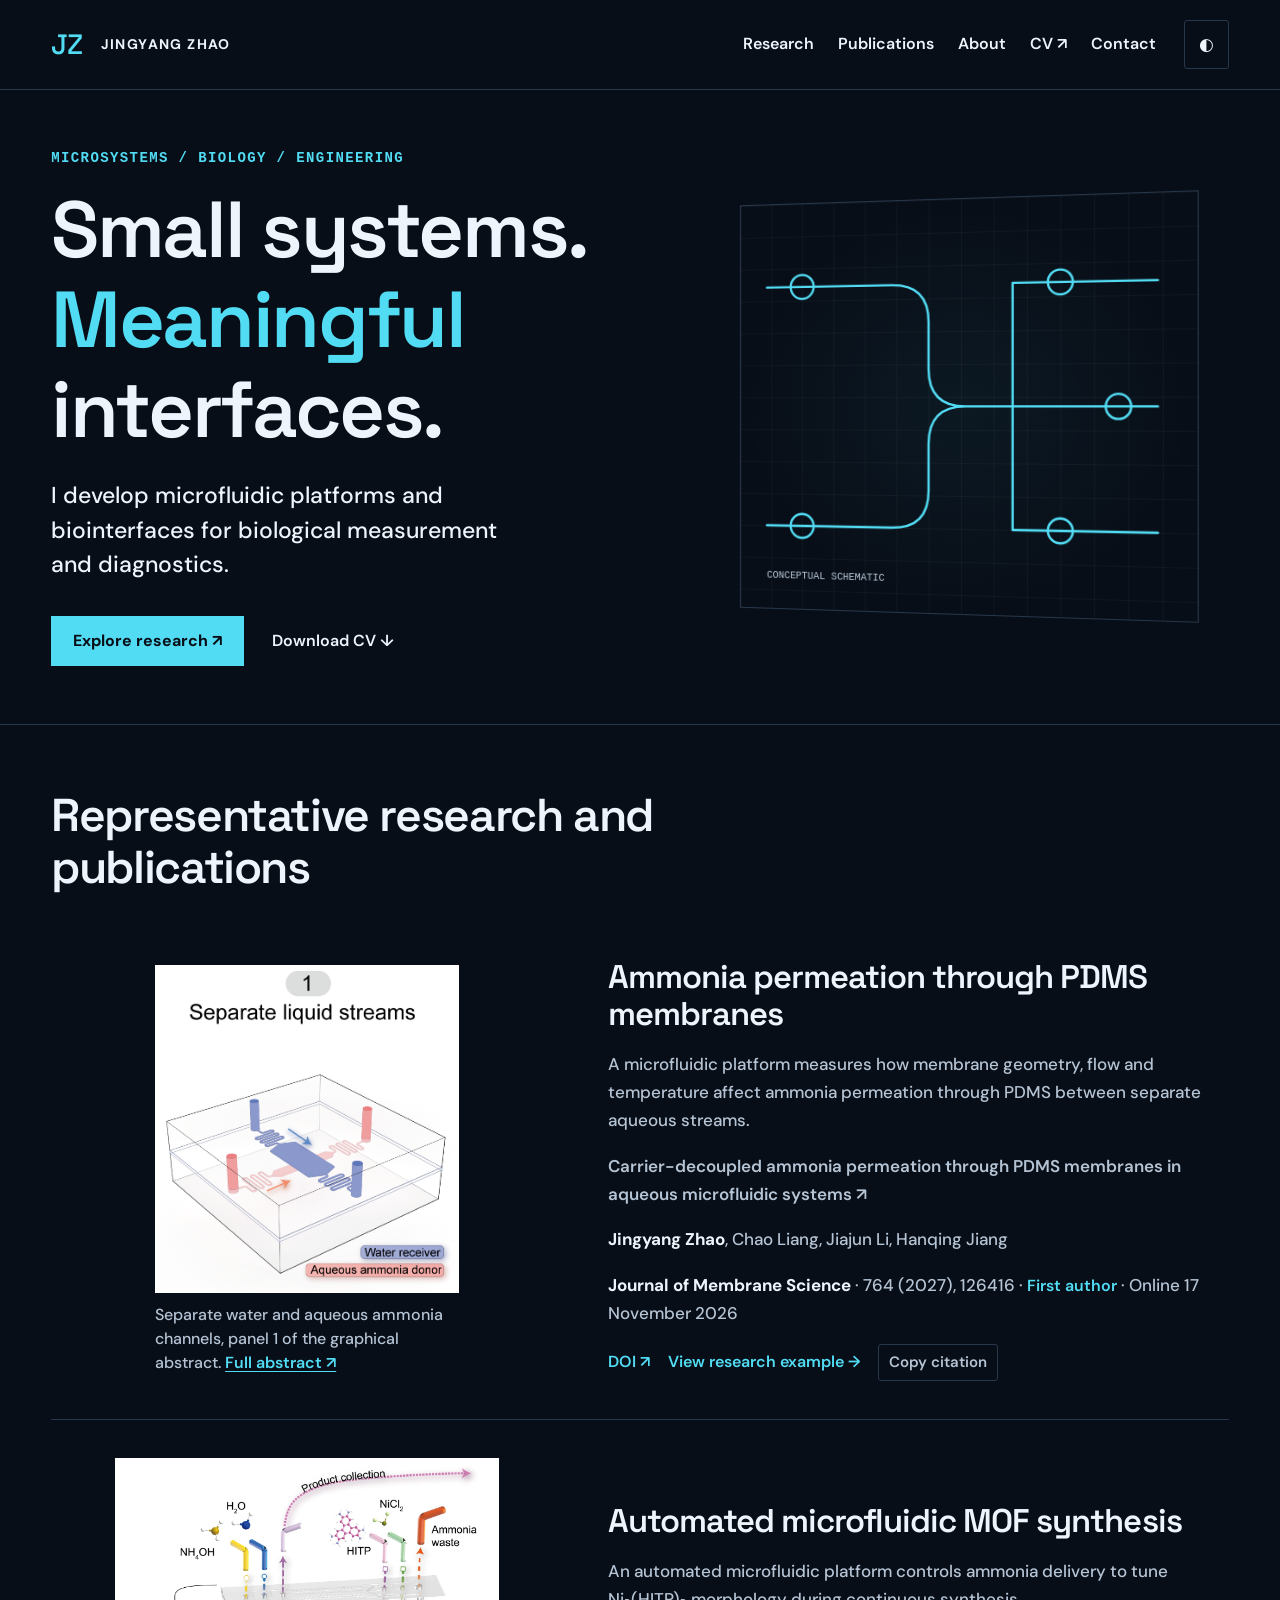
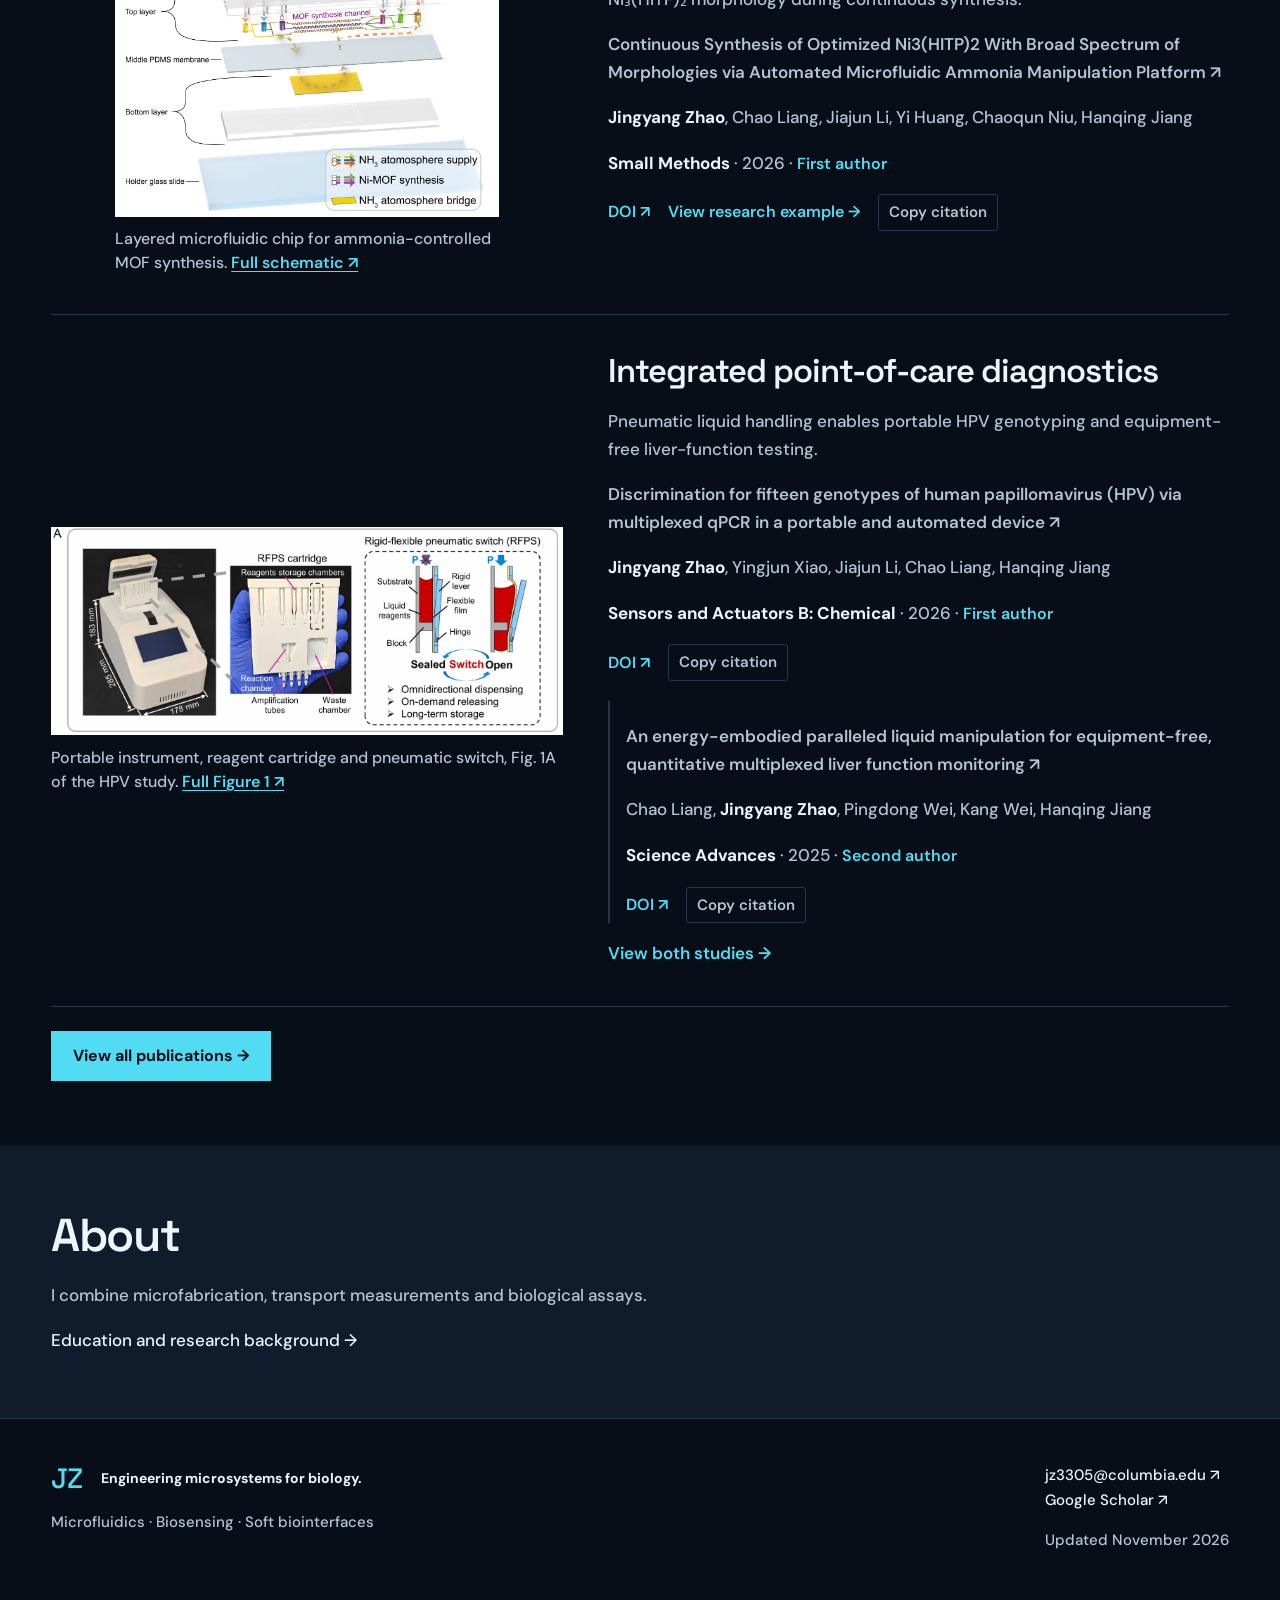
<file: index.html>
<!DOCTYPE html>

<html lang="en"><head><meta charset="utf-8"/><meta content="width=device-width,initial-scale=1" name="viewport"/><meta content="Jingyang Zhao: microfluidic systems, biosensing, soft biointerfaces and robotics." name="description"/><meta content="#080e17" name="theme-color"/><title>Home | Jingyang Zhao</title><link href="assets/style.css?v=research-panels-20261124" rel="stylesheet"/><script defer="" src="assets/site.js"></script></head><body><a class="skip" href="#main">Skip to content</a><header class="nav"><a class="brand" href="index.html">JZ<span>JINGYANG ZHAO</span></a><nav aria-label="Main navigation"><a href="research/index.html">Research</a><a href="publications/index.html">Publications</a><a href="about/index.html">About</a><a href="assets/Jingyang_Zhao_CV.pdf">CV ↗</a><a href="about/index.html#contact">Contact</a></nav><button aria-label="Switch color theme" id="theme">◐</button></header><main id="main"><section class="hero"><div><p class="eyebrow">MICROSYSTEMS / BIOLOGY / ENGINEERING</p><h1>Small systems.<br/><span>Meaningful</span><br/>interfaces.</h1><p class="lead">I develop microfluidic platforms and biointerfaces for biological measurement and diagnostics.</p><div class="actions"><a class="button" href="research/index.html">Explore research ↗</a><a class="text-link" href="assets/Jingyang_Zhao_CV.pdf">Download CV ↓</a></div></div><div class="hero-art"><svg aria-label="Conceptual Microfluidic Systems and Automation illustration" role="img" viewbox="0 0 490 440"><defs><pattern height="35" id="grid0" patternunits="userSpaceOnUse" width="35"><path d="M35 0H0V35" fill="none" stroke="currentColor" stroke-opacity=".09"></path></pattern></defs><rect fill="url(#grid0)" height="440" width="490"></rect><g fill="none" stroke="#52dcf4" stroke-linecap="round" stroke-linejoin="round" stroke-width="2.5"><path d="M30 90H170Q210 90 210 130V180Q210 220 250 220H450M30 350H170Q210 350 210 310V260Q210 220 250 220"></path><path d="M300 220V90H450M300 220V350H450"></path><circle cx="70" cy="90" r="13"></circle><circle cx="70" cy="350" r="13"></circle><circle cx="350" cy="90" r="13"></circle><circle cx="410" cy="220" r="13"></circle><circle cx="350" cy="350" r="13"></circle></g><text fill="currentColor" font-family="monospace" font-size="11" x="30" y="407">CONCEPTUAL SCHEMATIC</text></svg></div></section>

<section class="section" id="representative-research">
 <div class="section-title">
  <h2>
   Representative research and publications
  </h2>
 </div>
 <article class="featured-work" id="p13">
  <figure class="featured-figure panel-pdms">
    <a class="figure-panel" href="research/microfluidic-systems/index.html#example-p13">
      <img alt="Device schematic showing separate water receiver and aqueous ammonia donor channels" height="1895" loading="lazy" src="assets/research/pdms-ammonia-graphical-abstract.png" width="4590"/>
    </a>
    <figcaption>Separate water and aqueous ammonia channels, panel 1 of the graphical abstract. <a href="assets/research/pdms-ammonia-graphical-abstract.png" rel="noopener" target="_blank">Full abstract ↗</a></figcaption>
  </figure>
  <div>
   <h3>
    Ammonia permeation through PDMS membranes
   </h3>
   <p>
    A microfluidic platform measures how membrane geometry, flow and temperature affect ammonia permeation through PDMS between separate aqueous streams.
   </p>
   <p class="featured-citation">
    <a href="https://doi.org/10.1016/j.memsci.2026.126416">
     Carrier-decoupled ammonia permeation through PDMS membranes in aqueous microfluidic systems ↗
    </a>
   </p>
   <p class="authors">
    <strong>
     Jingyang Zhao</strong>, Chao Liang, Jiajun Li, Hanqing Jiang
   </p>
   <p>
    <strong>
     Journal of Membrane Science
    </strong>
    · 764 (2027), 126416
    ·
    <span class="author-position">
     First author
    </span>
    · Online 17 November 2026
   </p>
   <div class="paper-links">
    <a href="https://doi.org/10.1016/j.memsci.2026.126416">
     DOI ↗
    </a>
    <a href="research/microfluidic-systems/index.html#example-p13">
     View research example →
    </a>
    <button class="copy" data-citation="Jingyang Zhao, Chao Liang, Jiajun Li, Hanqing Jiang. Carrier-decoupled ammonia permeation through PDMS membranes in aqueous microfluidic systems. Journal of Membrane Science 764 (2027), 126416. https://doi.org/10.1016/j.memsci.2026.126416">
     Copy citation
    </button>
   </div>
  </div>
 </article>
 <article class="featured-work" id="p01">
  <figure class="featured-figure panel-mof">
    <a class="figure-panel" href="research/microfluidic-systems/index.html#example-p01">
      <img alt="Layered synthesis chip showing the ammonia supply, PDMS membrane and MOF synthesis channel" height="1321" loading="lazy" src="assets/research/mof-device.webp" width="1800"/>
    </a>
    <figcaption>Layered microfluidic chip for ammonia-controlled MOF synthesis. <a href="assets/research/mof-device.webp" rel="noopener" target="_blank">Full schematic ↗</a></figcaption>
  </figure>
  <div>
   <h3>
    Automated microfluidic MOF synthesis
   </h3>
   <p>
    An automated microfluidic platform controls ammonia delivery to tune Ni₃(HITP)₂ morphology during continuous synthesis.
   </p>
   <p class="featured-citation">
    <a href="https://doi.org/10.1002/smtd.70746">
     Continuous Synthesis of Optimized Ni3(HITP)2 With Broad Spectrum of Morphologies via Automated Microfluidic Ammonia Manipulation Platform ↗
    </a>
   </p>
   <p class="authors">
    <strong>
     Jingyang Zhao</strong>, Chao Liang, Jiajun Li, Yi Huang, Chaoqun Niu, Hanqing Jiang
   </p>
   <p>
    <strong>
     Small Methods
    </strong>
    · 2026
    ·
    <span class="author-position">
     First author
    </span>
   </p>
   <div class="paper-links">
    <a href="https://doi.org/10.1002/smtd.70746">
     DOI ↗
    </a>
    <a href="research/microfluidic-systems/index.html#example-p01">
     View research example →
    </a>
    <button class="copy" data-citation="Continuous Synthesis of Optimized Ni3(HITP)2 With Broad Spectrum of Morphologies via Automated Microfluidic Ammonia Manipulation Platform — Small Methods (2026). https://doi.org/10.1002/smtd.70746">
     Copy citation
    </button>
   </div>
  </div>
 </article>
 <article class="featured-work" id="p02">
  <figure class="featured-figure panel-qpcr">
    <a class="figure-panel" href="research/microfluidic-systems/index.html#example-p02">
      <img alt="Fig. 1A showing the portable qPCR instrument, reagent cartridge and rigid-flexible pneumatic switch" height="4208" loading="lazy" src="assets/research/qpcr-fig1.jpg" width="2911"/>
    </a>
    <figcaption>Portable instrument, reagent cartridge and pneumatic switch, Fig. 1A of the HPV study. <a href="assets/research/qpcr-fig1.jpg" rel="noopener" target="_blank">Full Figure 1 ↗</a></figcaption>
  </figure>
  <div>
   <h3>
    Integrated point-of-care diagnostics
   </h3>
   <p>
    Pneumatic liquid handling enables portable HPV genotyping and equipment-free liver-function testing.
   </p>
   <p class="featured-citation">
    <a href="https://doi.org/10.1016/j.snb.2026.140134">
     Discrimination for fifteen genotypes of human papillomavirus (HPV) via multiplexed qPCR in a portable and automated device ↗
    </a>
   </p>
   <p class="authors">
    <strong>
     Jingyang Zhao</strong>, Yingjun Xiao, Jiajun Li, Chao Liang, Hanqing Jiang
   </p>
   <p>
    <strong>
     Sensors and Actuators B: Chemical
    </strong>
    · 2026
    ·
    <span class="author-position">
     First author
    </span>
   </p>
   <div class="paper-links">
    <a href="https://doi.org/10.1016/j.snb.2026.140134">
     DOI ↗
    </a>
    <button class="copy" data-citation="Discrimination for fifteen genotypes of human papillomavirus (HPV) via multiplexed qPCR in a portable and automated device — Sensors and Actuators B: Chemical (2026). https://doi.org/10.1016/j.snb.2026.140134">
     Copy citation
    </button>
   </div>
   <div class="featured-companion">
    <p class="featured-citation">
     <a href="https://doi.org/10.1126/sciadv.adx0092">
      An energy-embodied paralleled liquid manipulation for equipment-free, quantitative multiplexed liver function monitoring ↗
     </a>
    </p>
    <p class="authors">
     Chao Liang,
     <strong>
      Jingyang Zhao</strong>, Pingdong Wei, Kang Wei, Hanqing Jiang
    </p>
    <p>
     <strong>
      Science Advances
     </strong>
     · 2025
     ·
     <span class="author-position">
      Second author
     </span>
    </p>
    <div class="paper-links">
     <a href="https://doi.org/10.1126/sciadv.adx0092">
      DOI ↗
     </a>
     <button class="copy" data-citation="An energy-embodied paralleled liquid manipulation for equipment-free, quantitative multiplexed liver function monitoring — Science Advances (2025). https://doi.org/10.1126/sciadv.adx0092">
      Copy citation
     </button>
    </div>
   </div>
   <a class="diagnostic-examples-link" href="research/microfluidic-systems/index.html#integrated-diagnostics">
    View both studies →
   </a>
  </div>
 </article>
 <a class="button all-publications-link" href="publications/index.html">
  View all publications →
 </a>
</section>


<section class="about-strip"><h2>About</h2><p>I combine microfabrication, transport measurements and biological assays.</p><a href="about/index.html">Education and research background →</a></section></main><footer><div><a class="brand" href="index.html">JZ<span>Engineering microsystems for biology.</span></a><p>Microfluidics · Biosensing · Soft biointerfaces</p></div><div><a href="mailto:jz3305@columbia.edu">jz3305@columbia.edu ↗</a><br/><a href="https://scholar.google.com/citations?user=B5x5PqsAAAAJ&amp;hl=en">Google Scholar ↗</a><p>Updated November 2026</p></div></footer></body></html>
</file>
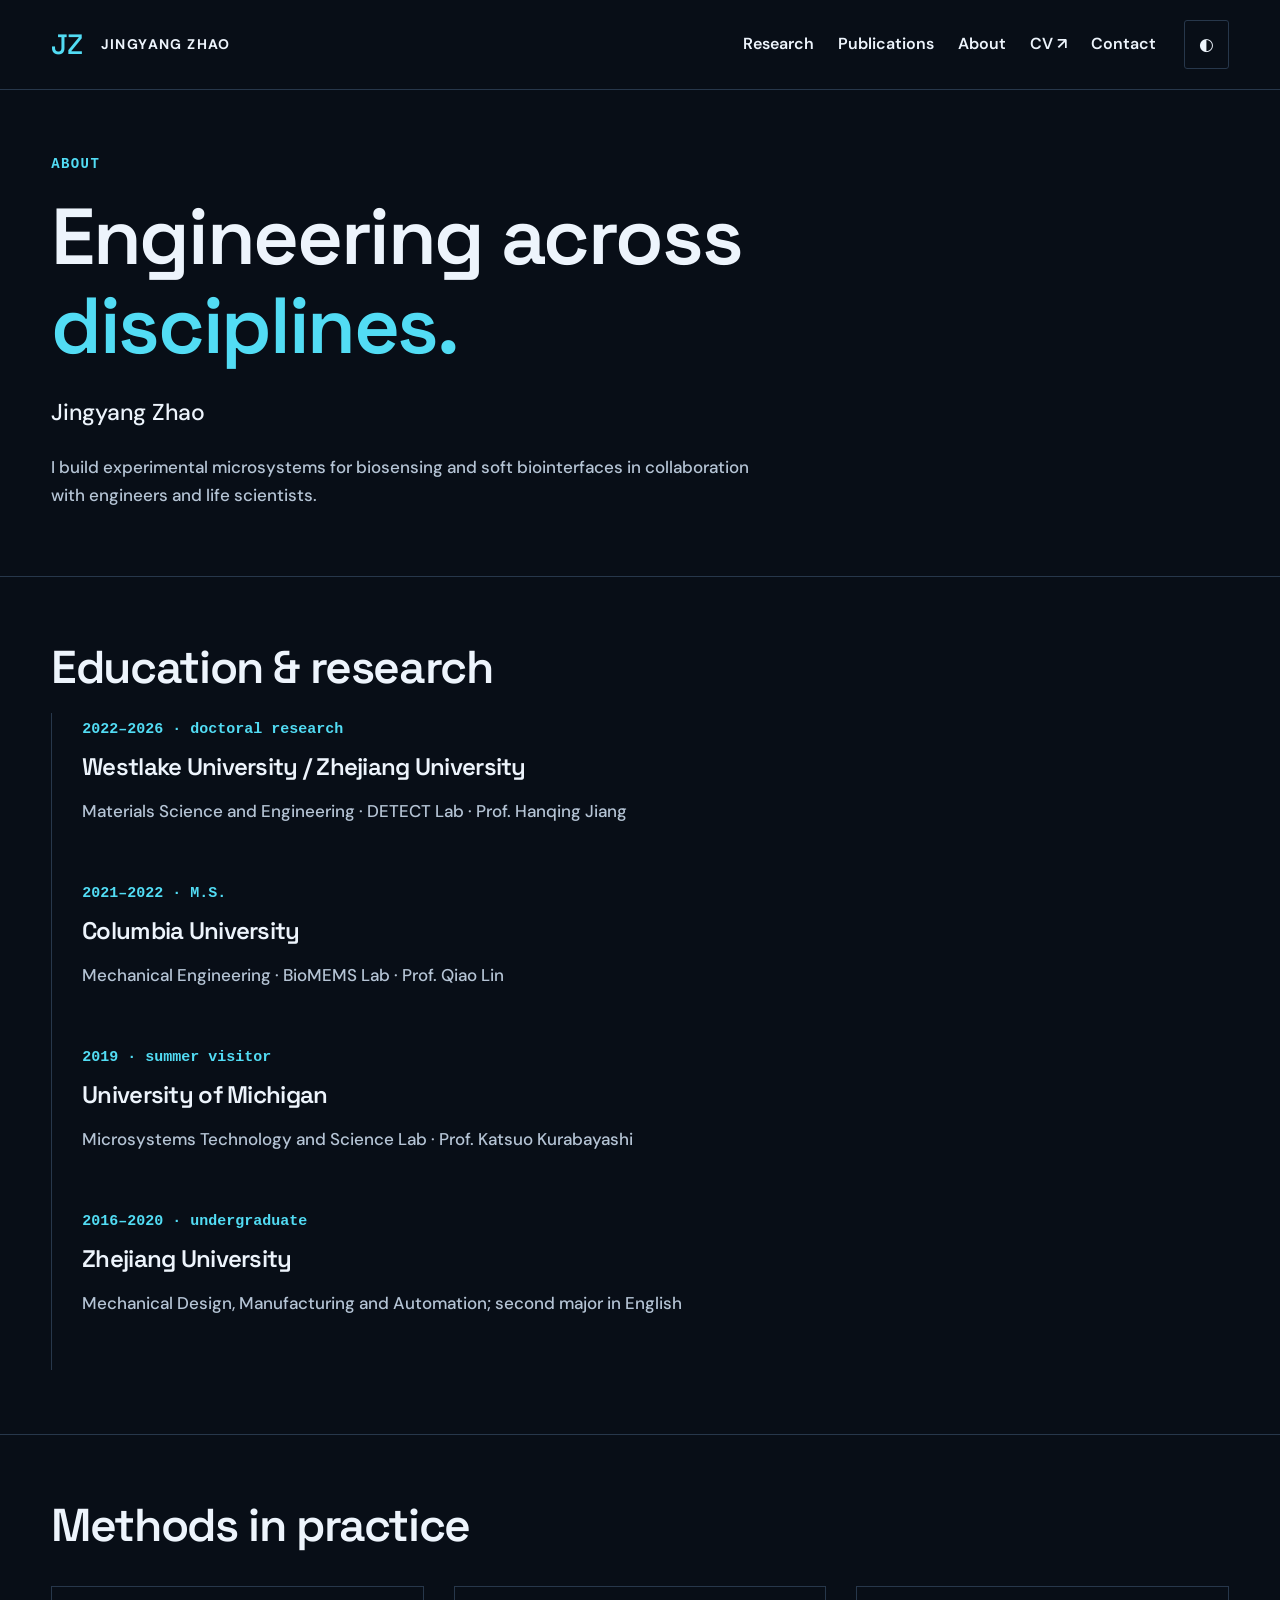
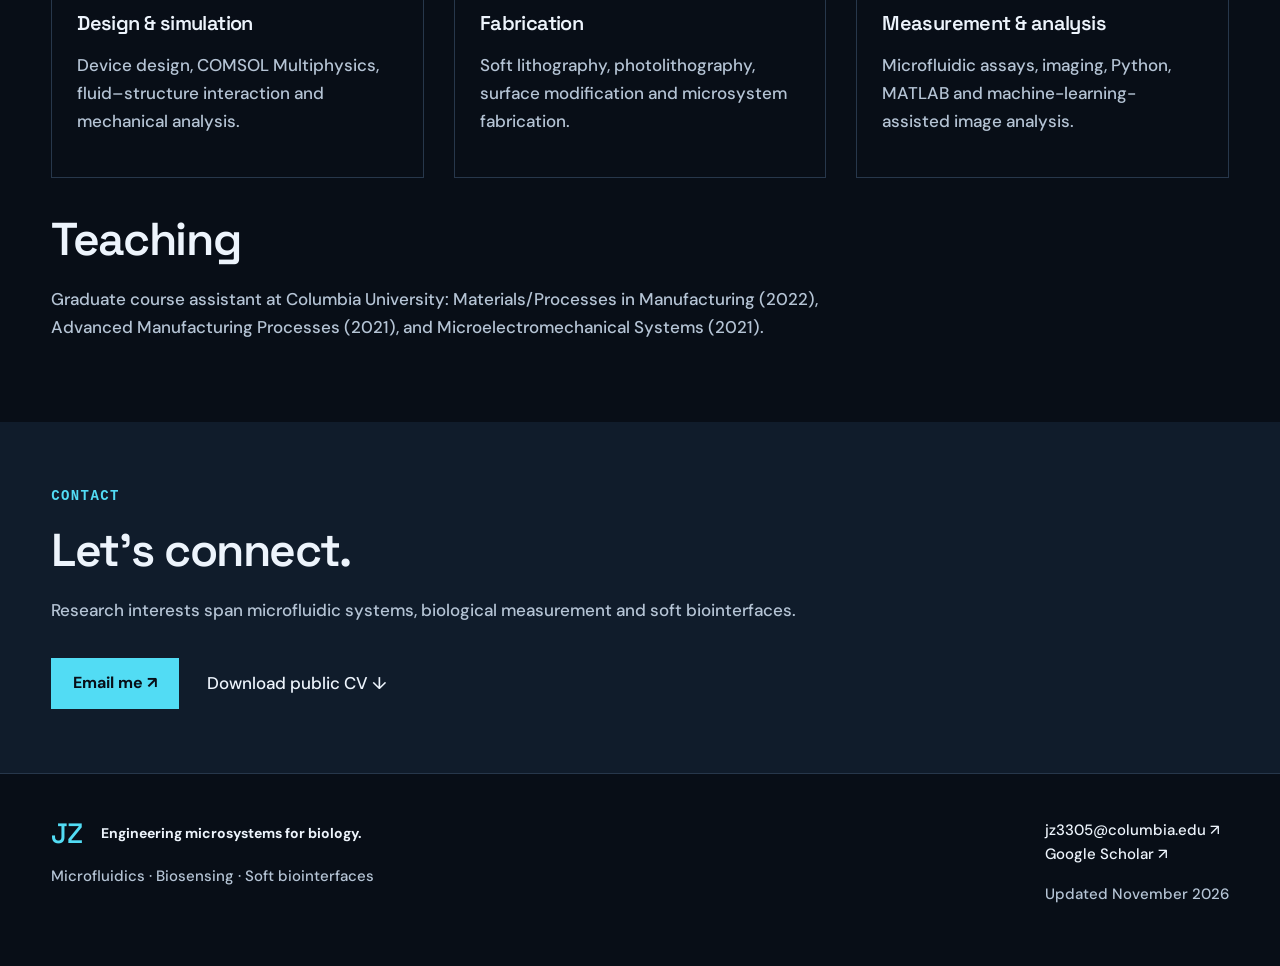
<file: about/index.html>
<!DOCTYPE html>
<html lang="en"><head><meta charset="utf-8"/><meta content="width=device-width,initial-scale=1" name="viewport"/><meta content="Jingyang Zhao: microfluidic systems, biosensing, soft biointerfaces and robotics." name="description"/><meta content="#080e17" name="theme-color"/><title>About | Jingyang Zhao</title><link href="../assets/style.css?v=research-panels-20261124" rel="stylesheet"/><script defer="" src="../assets/site.js"></script></head><body><a class="skip" href="#main">Skip to content</a><header class="nav"><a class="brand" href="../index.html">JZ<span>JINGYANG ZHAO</span></a><nav aria-label="Main navigation"><a href="../research/index.html">Research</a><a href="../publications/index.html">Publications</a><a href="../about/index.html">About</a><a href="../assets/Jingyang_Zhao_CV.pdf">CV ↗</a><a href="../about/index.html#contact">Contact</a></nav><button aria-label="Switch color theme" id="theme">◐</button></header><main id="main"><section class="page-heading"><p class="eyebrow">ABOUT</p><h1>Engineering across<br/><span>disciplines.</span></h1><p class="lead">Jingyang Zhao</p><p>I build experimental microsystems for biosensing and soft biointerfaces in collaboration with engineers and life scientists.</p></section><section class="section"><h2>Education &amp; research</h2><div class="timeline"><article><span>2022–2026 · doctoral research</span><h3>Westlake University / Zhejiang University</h3><p>Materials Science and Engineering · DETECT Lab · Prof. Hanqing Jiang</p></article><article><span>2021–2022 · M.S.</span><h3>Columbia University</h3><p>Mechanical Engineering · BioMEMS Lab · Prof. Qiao Lin</p></article><article><span>2019 · summer visitor</span><h3>University of Michigan</h3><p>Microsystems Technology and Science Lab · Prof. Katsuo Kurabayashi</p></article><article><span>2016–2020 · undergraduate</span><h3>Zhejiang University</h3><p>Mechanical Design, Manufacturing and Automation; second major in English</p></article></div></section><section class="section"><h2>Methods in practice</h2><div class="method-grid"><article><h3>Design &amp; simulation</h3><p>Device design, COMSOL Multiphysics, fluid–structure interaction and mechanical analysis.</p></article><article><h3>Fabrication</h3><p>Soft lithography, photolithography, surface modification and microsystem fabrication.</p></article><article><h3>Measurement &amp; analysis</h3><p>Microfluidic assays, imaging, Python, MATLAB and machine-learning-assisted image analysis.</p></article></div><h2>Teaching</h2><p>Graduate course assistant at Columbia University: Materials/Processes in Manufacturing (2022), Advanced Manufacturing Processes (2021), and Microelectromechanical Systems (2021).</p></section><section class="about-strip" id="contact"><p class="eyebrow">CONTACT</p><h2>Let’s connect.</h2><p>Research interests span microfluidic systems, biological measurement and soft biointerfaces.</p><div class="actions"><a class="button" href="mailto:jz3305@columbia.edu">Email me ↗</a><a href="../assets/Jingyang_Zhao_CV.pdf">Download public CV ↓</a></div></section></main><footer><div><a class="brand" href="../index.html">JZ<span>Engineering microsystems for biology.</span></a><p>Microfluidics · Biosensing · Soft biointerfaces</p></div><div><a href="mailto:jz3305@columbia.edu">jz3305@columbia.edu ↗</a><br/><a href="https://scholar.google.com/citations?user=B5x5PqsAAAAJ&amp;hl=en">Google Scholar ↗</a><p>Updated November 2026</p></div></footer></body></html>
</file>
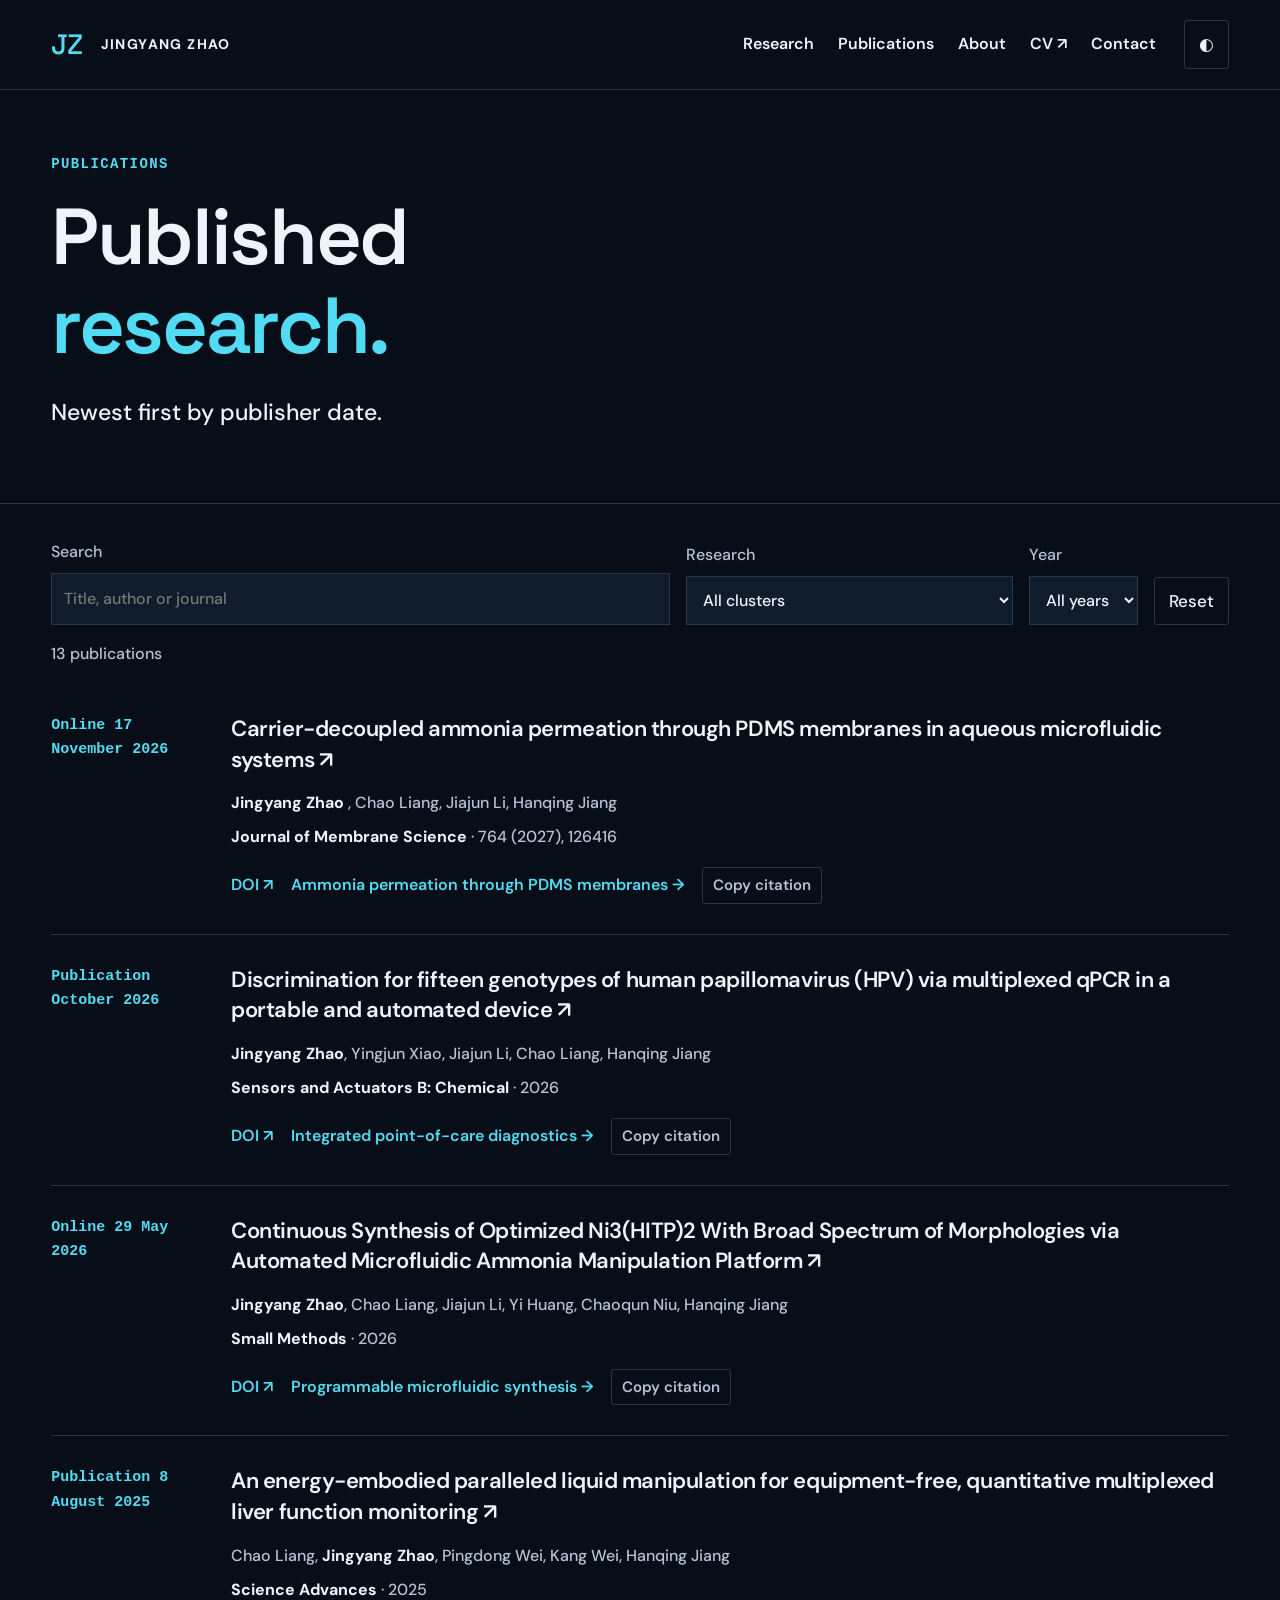
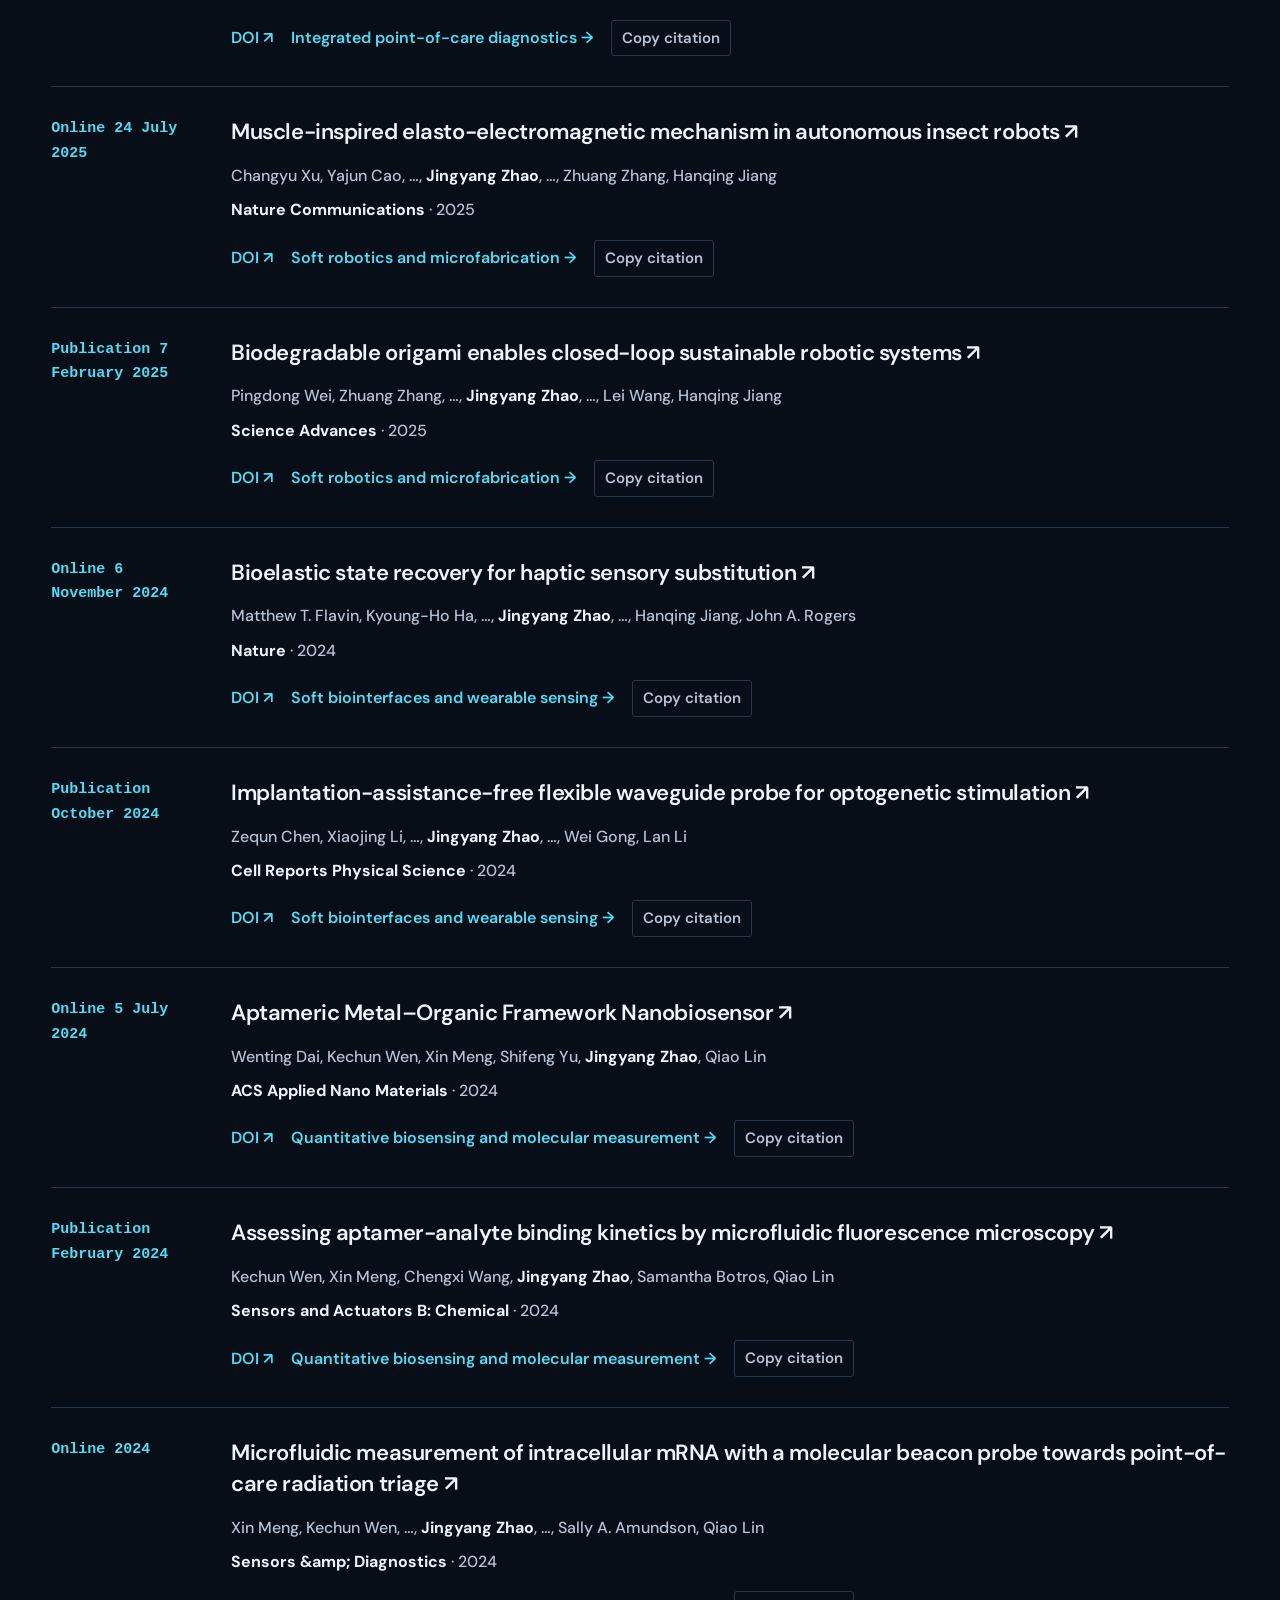
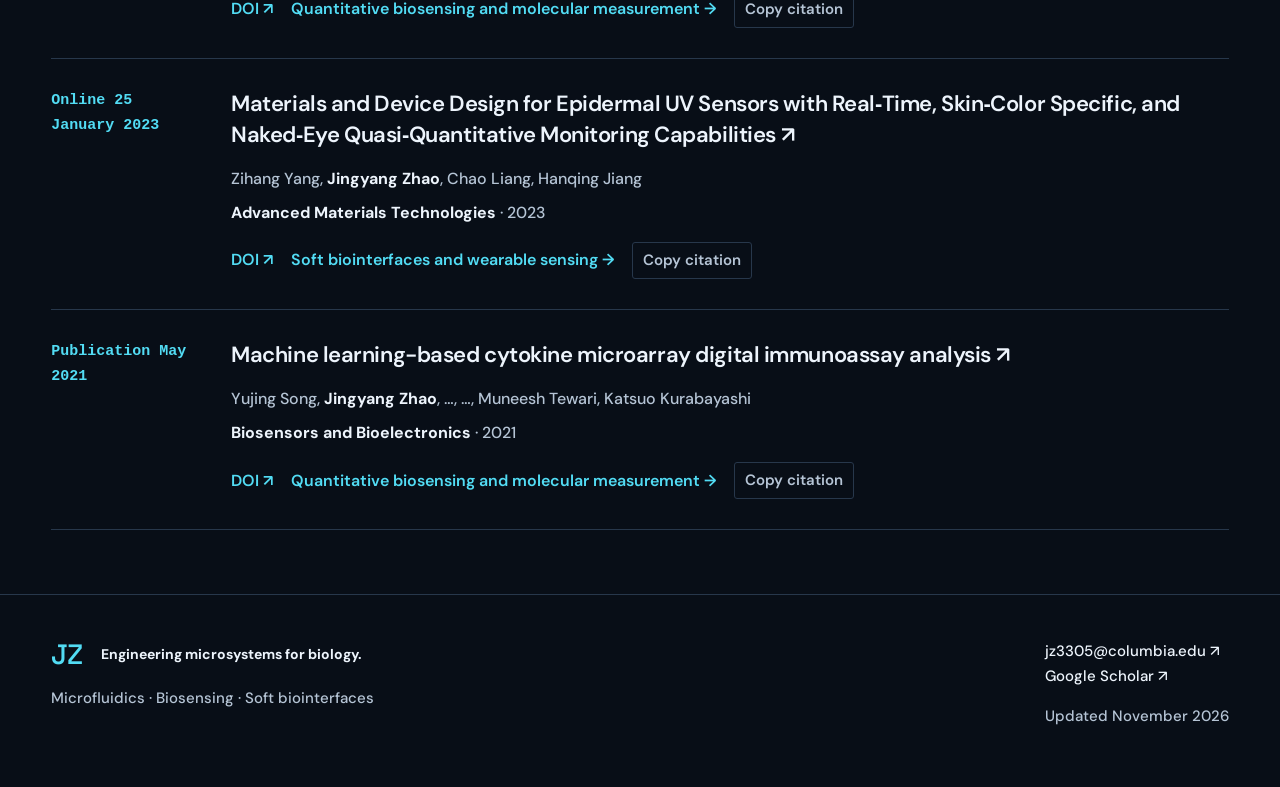
<file: publications/index.html>
<!DOCTYPE html>

<html lang="en"><head><meta charset="utf-8"/><meta content="width=device-width,initial-scale=1" name="viewport"/><meta content="Jingyang Zhao: microfluidic systems, biosensing, soft biointerfaces and robotics." name="description"/><meta content="#080e17" name="theme-color"/><title>Publications | Jingyang Zhao</title><link href="../assets/style.css?v=research-panels-20261124" rel="stylesheet"/><script defer="" src="../assets/site.js"></script></head><body><a class="skip" href="#main">Skip to content</a><header class="nav"><a class="brand" href="../index.html">JZ<span>JINGYANG ZHAO</span></a><nav aria-label="Main navigation"><a href="../research/index.html">Research</a><a href="../publications/index.html">Publications</a><a href="../about/index.html">About</a><a href="../assets/Jingyang_Zhao_CV.pdf">CV ↗</a><a href="../about/index.html#contact">Contact</a></nav><button aria-label="Switch color theme" id="theme">◐</button></header><main id="main"><section class="page-heading"><p class="eyebrow">PUBLICATIONS</p><h1>Published<br/><span>research.</span></h1><p class="lead">Newest first by publisher date.</p></section><section class="section pub-section"><div class="filters"><label>Search<input id="search" placeholder="Title, author or journal" type="search"/></label><label>Research<select id="cluster-filter"><option value="all">All clusters</option><option value="C01">Microfluidic Systems and Automation</option><option value="C02">Biosensing and Biological Platforms</option><option value="C03">Soft Biointerfaces and Robotics</option></select></label><label>Year<select id="year-filter"><option value="all">All years</option><option>2027</option><option>2026</option><option>2025</option><option>2024</option><option>2023</option><option>2021</option></select></label><button id="reset">Reset</button></div><p id="result-count" role="status">13 publications</p>
<article class="paper" data-cluster="C01" data-year="2027" id="p13">
 <div class="paper-date">
  Online 17 November 2026
 </div>
 <div>
  <h3>
   <a href="https://doi.org/10.1016/j.memsci.2026.126416">
    Carrier-decoupled ammonia permeation through PDMS membranes in aqueous microfluidic systems ↗
   </a>
  </h3>
  <p class="authors">
   <strong>
    Jingyang Zhao
   </strong>
   , Chao Liang, Jiajun Li, Hanqing Jiang
  </p>
  <p>
   <strong>
    Journal of Membrane Science
   </strong>
   · 764 (2027), 126416
  </p>
  <div class="paper-links">
   <a href="https://doi.org/10.1016/j.memsci.2026.126416">
    DOI ↗
   </a>
   <a href="../research/microfluidic-systems/index.html#example-p13">
    Ammonia permeation through PDMS membranes →
   </a>
   <button class="copy" data-citation="Jingyang Zhao, Chao Liang, Jiajun Li, Hanqing Jiang. Carrier-decoupled ammonia permeation through PDMS membranes in aqueous microfluidic systems. Journal of Membrane Science 764 (2027), 126416. https://doi.org/10.1016/j.memsci.2026.126416">
    Copy citation
   </button>
  </div>
 </div>
</article>

<article class="paper" data-cluster="C01" data-year="2026" id="p02"><div class="paper-date">Publication October 2026</div><div><h3><a href="https://doi.org/10.1016/j.snb.2026.140134">Discrimination for fifteen genotypes of human papillomavirus (HPV) via multiplexed qPCR in a portable and automated device ↗</a></h3><p class="authors"><strong>Jingyang Zhao</strong>, Yingjun Xiao, Jiajun Li, Chao Liang, Hanqing Jiang</p><p><strong>Sensors and Actuators B: Chemical</strong> · 2026</p><div class="paper-links"><a href="https://doi.org/10.1016/j.snb.2026.140134">DOI ↗</a><a href="../research/microfluidic-systems/index.html#integrated-diagnostics">Integrated point-of-care diagnostics →</a><button class="copy" data-citation="Discrimination for fifteen genotypes of human papillomavirus (HPV) via multiplexed qPCR in a portable and automated device — Sensors and Actuators B: Chemical (2026). https://doi.org/10.1016/j.snb.2026.140134">Copy citation</button></div></div></article><article class="paper" data-cluster="C01" data-year="2026" id="p01"><div class="paper-date">Online 29 May 2026</div><div><h3><a href="https://doi.org/10.1002/smtd.70746">Continuous Synthesis of Optimized Ni3(HITP)2 With Broad Spectrum of Morphologies via Automated Microfluidic Ammonia Manipulation Platform ↗</a></h3><p class="authors"><strong>Jingyang Zhao</strong>, Chao Liang, Jiajun Li, Yi Huang, Chaoqun Niu, Hanqing Jiang</p><p><strong>Small Methods</strong> · 2026</p><div class="paper-links"><a href="https://doi.org/10.1002/smtd.70746">DOI ↗</a><a href="../research/microfluidic-systems/index.html#microfluidic-synthesis">Programmable microfluidic synthesis →</a><button class="copy" data-citation="Continuous Synthesis of Optimized Ni3(HITP)2 With Broad Spectrum of Morphologies via Automated Microfluidic Ammonia Manipulation Platform — Small Methods (2026). https://doi.org/10.1002/smtd.70746">Copy citation</button></div></div></article><article class="paper" data-cluster="C01" data-year="2025" id="p03"><div class="paper-date">Publication 8 August 2025</div><div><h3><a href="https://doi.org/10.1126/sciadv.adx0092">An energy-embodied paralleled liquid manipulation for equipment-free, quantitative multiplexed liver function monitoring ↗</a></h3><p class="authors">Chao Liang, <strong>Jingyang Zhao</strong>, Pingdong Wei, Kang Wei, Hanqing Jiang</p><p><strong>Science Advances</strong> · 2025</p><div class="paper-links"><a href="https://doi.org/10.1126/sciadv.adx0092">DOI ↗</a><a href="../research/microfluidic-systems/index.html#integrated-diagnostics">Integrated point-of-care diagnostics →</a><button class="copy" data-citation="An energy-embodied paralleled liquid manipulation for equipment-free, quantitative multiplexed liver function monitoring — Science Advances (2025). https://doi.org/10.1126/sciadv.adx0092">Copy citation</button></div></div></article><article class="paper" data-cluster="C03" data-year="2025" id="p11"><div class="paper-date">Online 24 July 2025</div><div><h3><a href="https://doi.org/10.1038/s41467-025-62182-2">Muscle-inspired elasto-electromagnetic mechanism in autonomous insect robots ↗</a></h3><p class="authors">Changyu Xu, Yajun Cao, …, <strong>Jingyang Zhao</strong>, …, Zhuang Zhang, Hanqing Jiang</p><p><strong>Nature Communications</strong> · 2025</p><div class="paper-links"><a href="https://doi.org/10.1038/s41467-025-62182-2">DOI ↗</a><a href="../research/soft-biointerfaces-robotics/index.html#soft-robotics">Soft robotics and microfabrication →</a><button class="copy" data-citation="Muscle-inspired elasto-electromagnetic mechanism in autonomous insect robots — Nature Communications (2025). https://doi.org/10.1038/s41467-025-62182-2">Copy citation</button></div></div></article><article class="paper" data-cluster="C03" data-year="2025" id="p12"><div class="paper-date">Publication 7 February 2025</div><div><h3><a href="https://doi.org/10.1126/sciadv.ads0217">Biodegradable origami enables closed-loop sustainable robotic systems ↗</a></h3><p class="authors">Pingdong Wei, Zhuang Zhang, …, <strong>Jingyang Zhao</strong>, …, Lei Wang, Hanqing Jiang</p><p><strong>Science Advances</strong> · 2025</p><div class="paper-links"><a href="https://doi.org/10.1126/sciadv.ads0217">DOI ↗</a><a href="../research/soft-biointerfaces-robotics/index.html#soft-robotics">Soft robotics and microfabrication →</a><button class="copy" data-citation="Biodegradable origami enables closed-loop sustainable robotic systems — Science Advances (2025). https://doi.org/10.1126/sciadv.ads0217">Copy citation</button></div></div></article><article class="paper" data-cluster="C03" data-year="2024" id="p08"><div class="paper-date">Online 6 November 2024</div><div><h3><a href="https://doi.org/10.1038/s41586-024-08155-9">Bioelastic state recovery for haptic sensory substitution ↗</a></h3><p class="authors">Matthew T. Flavin, Kyoung-Ho Ha, …, <strong>Jingyang Zhao</strong>, …, Hanqing Jiang, John A. Rogers</p><p><strong>Nature</strong> · 2024</p><div class="paper-links"><a href="https://doi.org/10.1038/s41586-024-08155-9">DOI ↗</a><a href="../research/soft-biointerfaces-robotics/index.html#soft-biointerfaces">Soft biointerfaces and wearable sensing →</a><button class="copy" data-citation="Bioelastic state recovery for haptic sensory substitution — Nature (2024). https://doi.org/10.1038/s41586-024-08155-9">Copy citation</button></div></div></article><article class="paper" data-cluster="C03" data-year="2024" id="p09"><div class="paper-date">Publication October 2024</div><div><h3><a href="https://doi.org/10.1016/j.xcrp.2024.102217">Implantation-assistance-free flexible waveguide probe for optogenetic stimulation ↗</a></h3><p class="authors">Zequn Chen, Xiaojing Li, …, <strong>Jingyang Zhao</strong>, …, Wei Gong, Lan Li</p><p><strong>Cell Reports Physical Science</strong> · 2024</p><div class="paper-links"><a href="https://doi.org/10.1016/j.xcrp.2024.102217">DOI ↗</a><a href="../research/soft-biointerfaces-robotics/index.html#soft-biointerfaces">Soft biointerfaces and wearable sensing →</a><button class="copy" data-citation="Implantation-assistance-free flexible waveguide probe for optogenetic stimulation — Cell Reports Physical Science (2024). https://doi.org/10.1016/j.xcrp.2024.102217">Copy citation</button></div></div></article><article class="paper" data-cluster="C02" data-year="2024" id="p06"><div class="paper-date">Online 5 July 2024</div><div><h3><a href="https://doi.org/10.1021/acsanm.4c03305">Aptameric Metal–Organic Framework Nanobiosensor ↗</a></h3><p class="authors">Wenting Dai, Kechun Wen, Xin Meng, Shifeng Yu, <strong>Jingyang Zhao</strong>, Qiao Lin</p><p><strong>ACS Applied Nano Materials</strong> · 2024</p><div class="paper-links"><a href="https://doi.org/10.1021/acsanm.4c03305">DOI ↗</a><a href="../research/biosensing-biological-platforms/index.html#quantitative-biosensing">Quantitative biosensing and molecular measurement →</a><button class="copy" data-citation="Aptameric Metal–Organic Framework Nanobiosensor — ACS Applied Nano Materials (2024). https://doi.org/10.1021/acsanm.4c03305">Copy citation</button></div></div></article><article class="paper" data-cluster="C02" data-year="2024" id="p04"><div class="paper-date">Publication February 2024</div><div><h3><a href="https://doi.org/10.1016/j.snb.2023.135018">Assessing aptamer-analyte binding kinetics by microfluidic fluorescence microscopy ↗</a></h3><p class="authors">Kechun Wen, Xin Meng, Chengxi Wang, <strong>Jingyang Zhao</strong>, Samantha Botros, Qiao Lin</p><p><strong>Sensors and Actuators B: Chemical</strong> · 2024</p><div class="paper-links"><a href="https://doi.org/10.1016/j.snb.2023.135018">DOI ↗</a><a href="../research/biosensing-biological-platforms/index.html#quantitative-biosensing">Quantitative biosensing and molecular measurement →</a><button class="copy" data-citation="Assessing aptamer-analyte binding kinetics by microfluidic fluorescence microscopy — Sensors and Actuators B: Chemical (2024). https://doi.org/10.1016/j.snb.2023.135018">Copy citation</button></div></div></article><article class="paper" data-cluster="C02" data-year="2024" id="p05"><div class="paper-date">Online 2024</div><div><h3><a href="https://doi.org/10.1039/D4SD00079J">Microfluidic measurement of intracellular mRNA with a molecular beacon probe towards point-of-care radiation triage ↗</a></h3><p class="authors">Xin Meng, Kechun Wen, …, <strong>Jingyang Zhao</strong>, …, Sally A. Amundson, Qiao Lin</p><p><strong>Sensors &amp;amp; Diagnostics</strong> · 2024</p><div class="paper-links"><a href="https://doi.org/10.1039/D4SD00079J">DOI ↗</a><a href="../research/biosensing-biological-platforms/index.html#quantitative-biosensing">Quantitative biosensing and molecular measurement →</a><button class="copy" data-citation="Microfluidic measurement of intracellular mRNA with a molecular beacon probe towards point-of-care radiation triage — Sensors &amp;amp; Diagnostics (2024). https://doi.org/10.1039/D4SD00079J">Copy citation</button></div></div></article><article class="paper" data-cluster="C03" data-year="2023" id="p10"><div class="paper-date">Online 25 January 2023</div><div><h3><a href="https://doi.org/10.1002/admt.202201481">Materials and Device Design for Epidermal UV Sensors with Real‐Time, Skin‐Color Specific, and Naked‐Eye Quasi‐Quantitative Monitoring Capabilities ↗</a></h3><p class="authors">Zihang Yang, <strong>Jingyang Zhao</strong>, Chao Liang, Hanqing Jiang</p><p><strong>Advanced Materials Technologies</strong> · 2023</p><div class="paper-links"><a href="https://doi.org/10.1002/admt.202201481">DOI ↗</a><a href="../research/soft-biointerfaces-robotics/index.html#soft-biointerfaces">Soft biointerfaces and wearable sensing →</a><button class="copy" data-citation="Materials and Device Design for Epidermal UV Sensors with Real‐Time, Skin‐Color Specific, and Naked‐Eye Quasi‐Quantitative Monitoring Capabilities — Advanced Materials Technologies (2023). https://doi.org/10.1002/admt.202201481">Copy citation</button></div></div></article><article class="paper" data-cluster="C02" data-year="2021" id="p07"><div class="paper-date">Publication May 2021</div><div><h3><a href="https://doi.org/10.1016/j.bios.2021.113088">Machine learning-based cytokine microarray digital immunoassay analysis ↗</a></h3><p class="authors">Yujing Song, <strong>Jingyang Zhao</strong>, …, …, Muneesh Tewari, Katsuo Kurabayashi</p><p><strong>Biosensors and Bioelectronics</strong> · 2021</p><div class="paper-links"><a href="https://doi.org/10.1016/j.bios.2021.113088">DOI ↗</a><a href="../research/biosensing-biological-platforms/index.html#quantitative-biosensing">Quantitative biosensing and molecular measurement →</a><button class="copy" data-citation="Machine learning-based cytokine microarray digital immunoassay analysis — Biosensors and Bioelectronics (2021). https://doi.org/10.1016/j.bios.2021.113088">Copy citation</button></div></div></article><p hidden="" id="empty">No publications match. Try another search or reset the filters.</p></section></main><footer><div><a class="brand" href="../index.html">JZ<span>Engineering microsystems for biology.</span></a><p>Microfluidics · Biosensing · Soft biointerfaces</p></div><div><a href="mailto:jz3305@columbia.edu">jz3305@columbia.edu ↗</a><br/><a href="https://scholar.google.com/citations?user=B5x5PqsAAAAJ&amp;hl=en">Google Scholar ↗</a><p>Updated November 2026</p></div></footer></body></html>
</file>
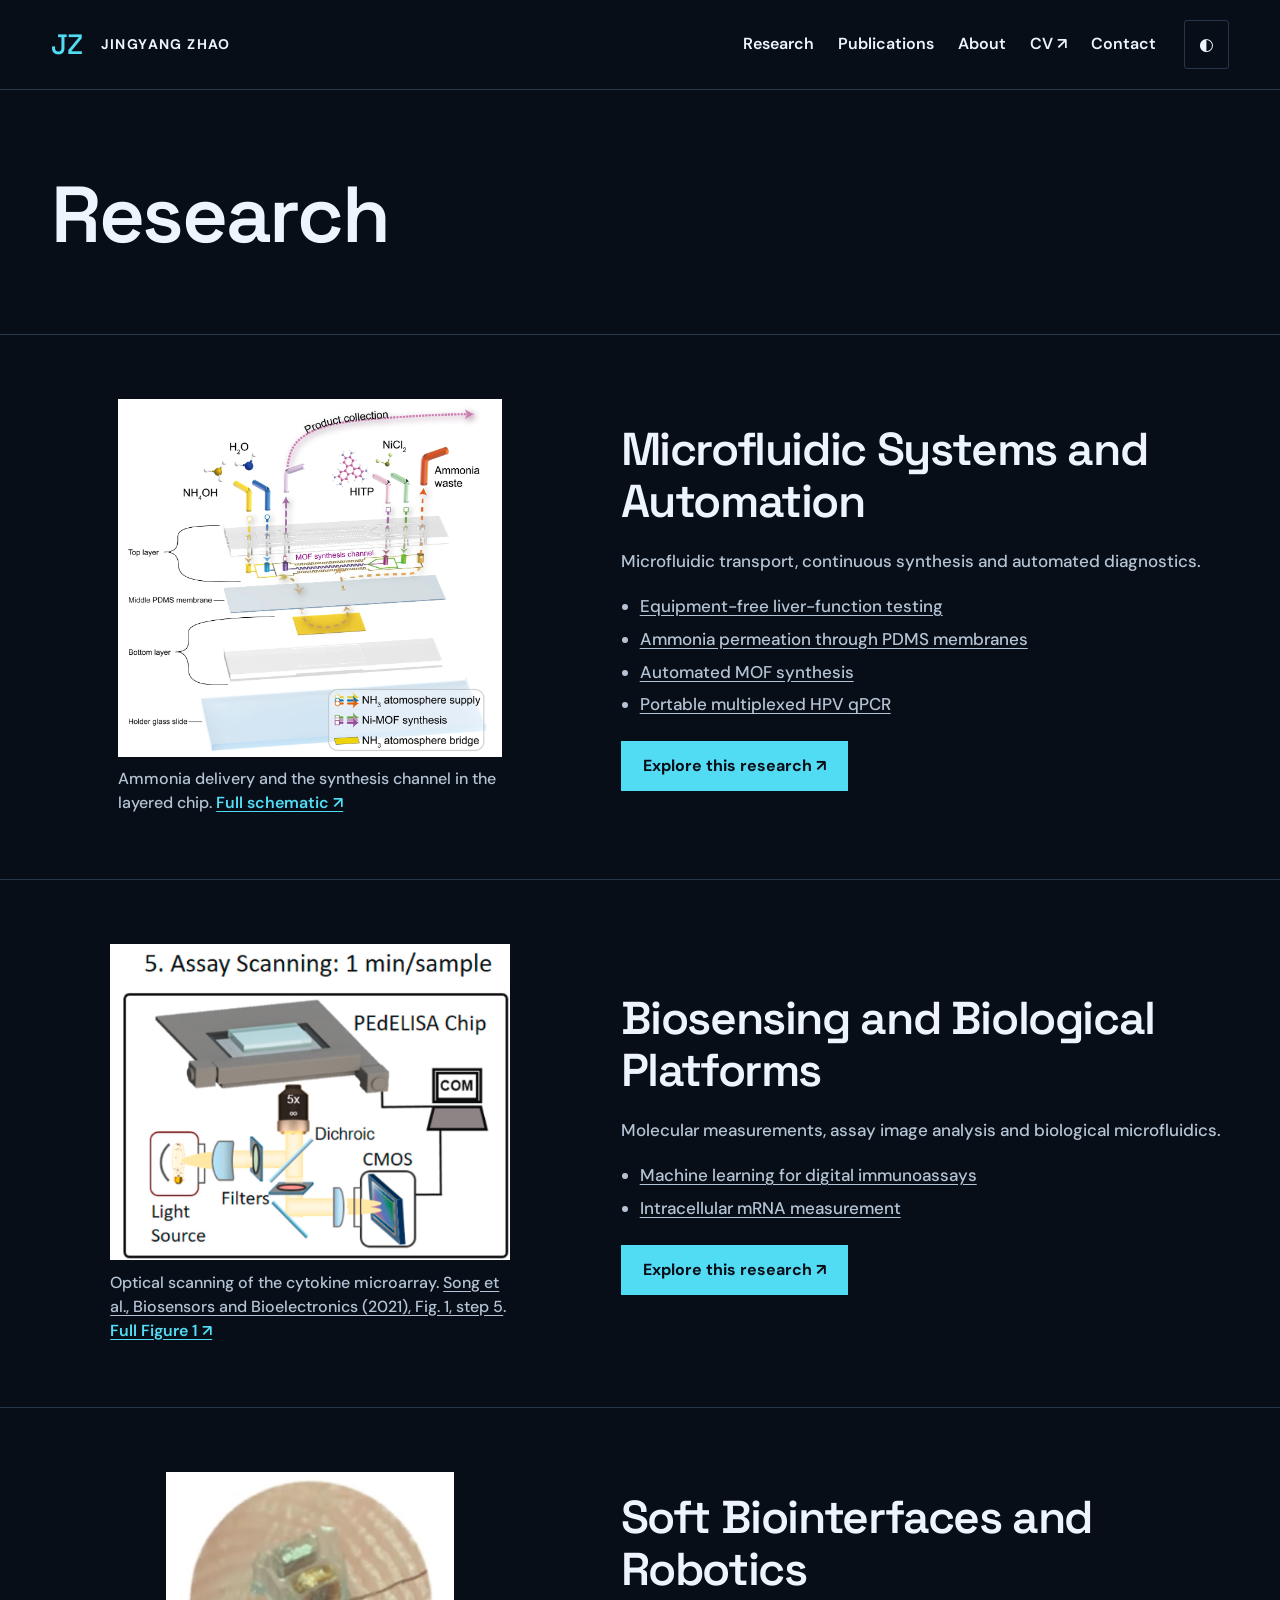
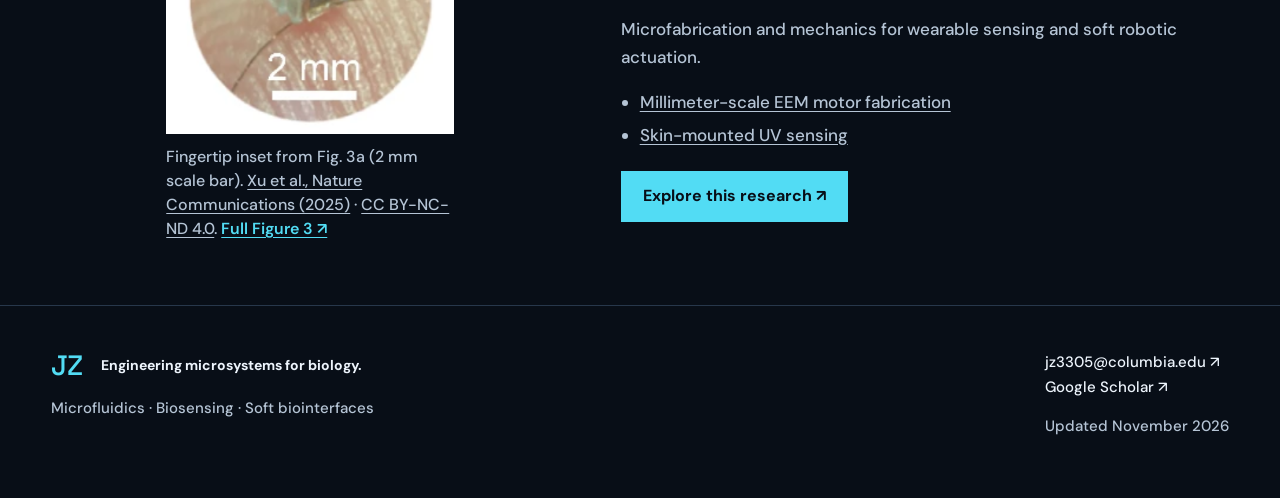
<file: research/index.html>
<!DOCTYPE html>

<html lang="en"><head><meta charset="utf-8"/><meta content="width=device-width,initial-scale=1" name="viewport"/><meta content="Jingyang Zhao: microfluidic systems, biosensing, soft biointerfaces and robotics." name="description"/><meta content="#080e17" name="theme-color"/><title>Research | Jingyang Zhao</title><link href="../assets/style.css?v=research-panels-20261124" rel="stylesheet"/><script defer="" src="../assets/site.js"></script></head><body><a class="skip" href="#main">Skip to content</a><header class="nav"><a class="brand" href="../index.html">JZ<span>JINGYANG ZHAO</span></a><nav aria-label="Main navigation"><a href="../research/index.html">Research</a><a href="../publications/index.html">Publications</a><a href="../about/index.html">About</a><a href="../assets/Jingyang_Zhao_CV.pdf">CV ↗</a><a href="../about/index.html#contact">Contact</a></nav><button aria-label="Switch color theme" id="theme">◐</button></header><main id="main">
<section class="page-heading">
  <h1>Research</h1>
</section>

<section class="cluster-feature">
  <figure class="cluster-figure panel-mof">
    <div class="figure-panel">
      <img alt="Layered synthesis chip showing the ammonia supply, PDMS membrane and MOF synthesis channel" height="1321" loading="lazy" src="../assets/research/mof-device.webp" width="1800"/>
    </div>
    <figcaption>Ammonia delivery and the synthesis channel in the layered chip. <a href="../assets/research/mof-device.webp" rel="noopener" target="_blank">Full schematic ↗</a></figcaption>
  </figure>
  <div>
    <h2>Microfluidic Systems and Automation</h2>
    <p>Microfluidic transport, continuous synthesis and automated diagnostics.</p>
    <ul class="example-links" aria-label="Published examples">
      <li><a href="microfluidic-systems/index.html#example-p03">Equipment-free liver-function testing</a></li>
      <li><a href="microfluidic-systems/index.html#example-p13">Ammonia permeation through PDMS membranes</a></li>
      <li><a href="microfluidic-systems/index.html#example-p01">Automated MOF synthesis</a></li>
      <li><a href="microfluidic-systems/index.html#example-p02">Portable multiplexed HPV qPCR</a></li>
    </ul>
    <a class="button" href="microfluidic-systems/index.html">Explore this research ↗</a>
  </div>
</section>

<section class="cluster-feature">
  <figure class="cluster-figure panel-immunoassay">
    <div class="figure-panel">
      <img alt="Fig. 1 assay-scanning schematic with the microarray chip, optics and CMOS camera" height="1683" loading="lazy" src="../assets/research/immunoassay-fig1.jpg" width="3590"/>
    </div>
    <figcaption>Optical scanning of the cytokine microarray. <a href="https://doi.org/10.1016/j.bios.2021.113088">Song et al., Biosensors and Bioelectronics (2021), Fig. 1, step 5</a>. <a href="../assets/research/immunoassay-fig1.jpg" rel="noopener" target="_blank">Full Figure 1 ↗</a></figcaption>
  </figure>
  <div>
    <h2>Biosensing and Biological Platforms</h2>
    <p>Molecular measurements, assay image analysis and biological microfluidics.</p>
    <ul class="example-links" aria-label="Published examples">
      <li><a href="biosensing-biological-platforms/index.html#example-p07">Machine learning for digital immunoassays</a></li>
      <li><a href="biosensing-biological-platforms/index.html#example-p05">Intracellular mRNA measurement</a></li>
    </ul>
    <a class="button" href="biosensing-biological-platforms/index.html">Explore this research ↗</a>
  </div>
</section>

<section class="cluster-feature" id="soft-biointerfaces-and-robotics">
  <figure class="cluster-figure panel-eem">
    <div class="eem-inset">
      <img alt="Millimeter-scale EEM motor on a fingertip beside a 2 mm scale bar" height="334" loading="lazy" src="../assets/research/robot-fig3a-inset.png" width="366"/>
    </div>
    <figcaption>Fingertip inset from Fig. 3a (2 mm scale bar). <a href="https://doi.org/10.1038/s41467-025-62182-2">Xu et al., Nature Communications (2025)</a> · <a href="https://creativecommons.org/licenses/by-nc-nd/4.0/">CC BY-NC-ND 4.0</a>. <a href="../assets/research/robot-fig3.png" rel="noopener" target="_blank">Full Figure 3 ↗</a></figcaption>
  </figure>
  <div>
    <h2>Soft Biointerfaces and Robotics</h2>
    <p>Microfabrication and mechanics for wearable sensing and soft robotic actuation.</p>
    <ul class="example-links" aria-label="Published examples">
      <li><a href="soft-biointerfaces-robotics/index.html#example-p11">Millimeter-scale EEM motor fabrication</a></li>
      <li><a href="soft-biointerfaces-robotics/index.html#example-p10">Skin-mounted UV sensing</a></li>
    </ul>
    <a class="button" href="soft-biointerfaces-robotics/index.html">Explore this research ↗</a>
  </div>
</section>
</main><footer><div><a class="brand" href="../index.html">JZ<span>Engineering microsystems for biology.</span></a><p>Microfluidics · Biosensing · Soft biointerfaces</p></div><div><a href="mailto:jz3305@columbia.edu">jz3305@columbia.edu ↗</a><br/><a href="https://scholar.google.com/citations?user=B5x5PqsAAAAJ&amp;hl=en">Google Scholar ↗</a><p>Updated November 2026</p></div></footer></body></html>
</file>
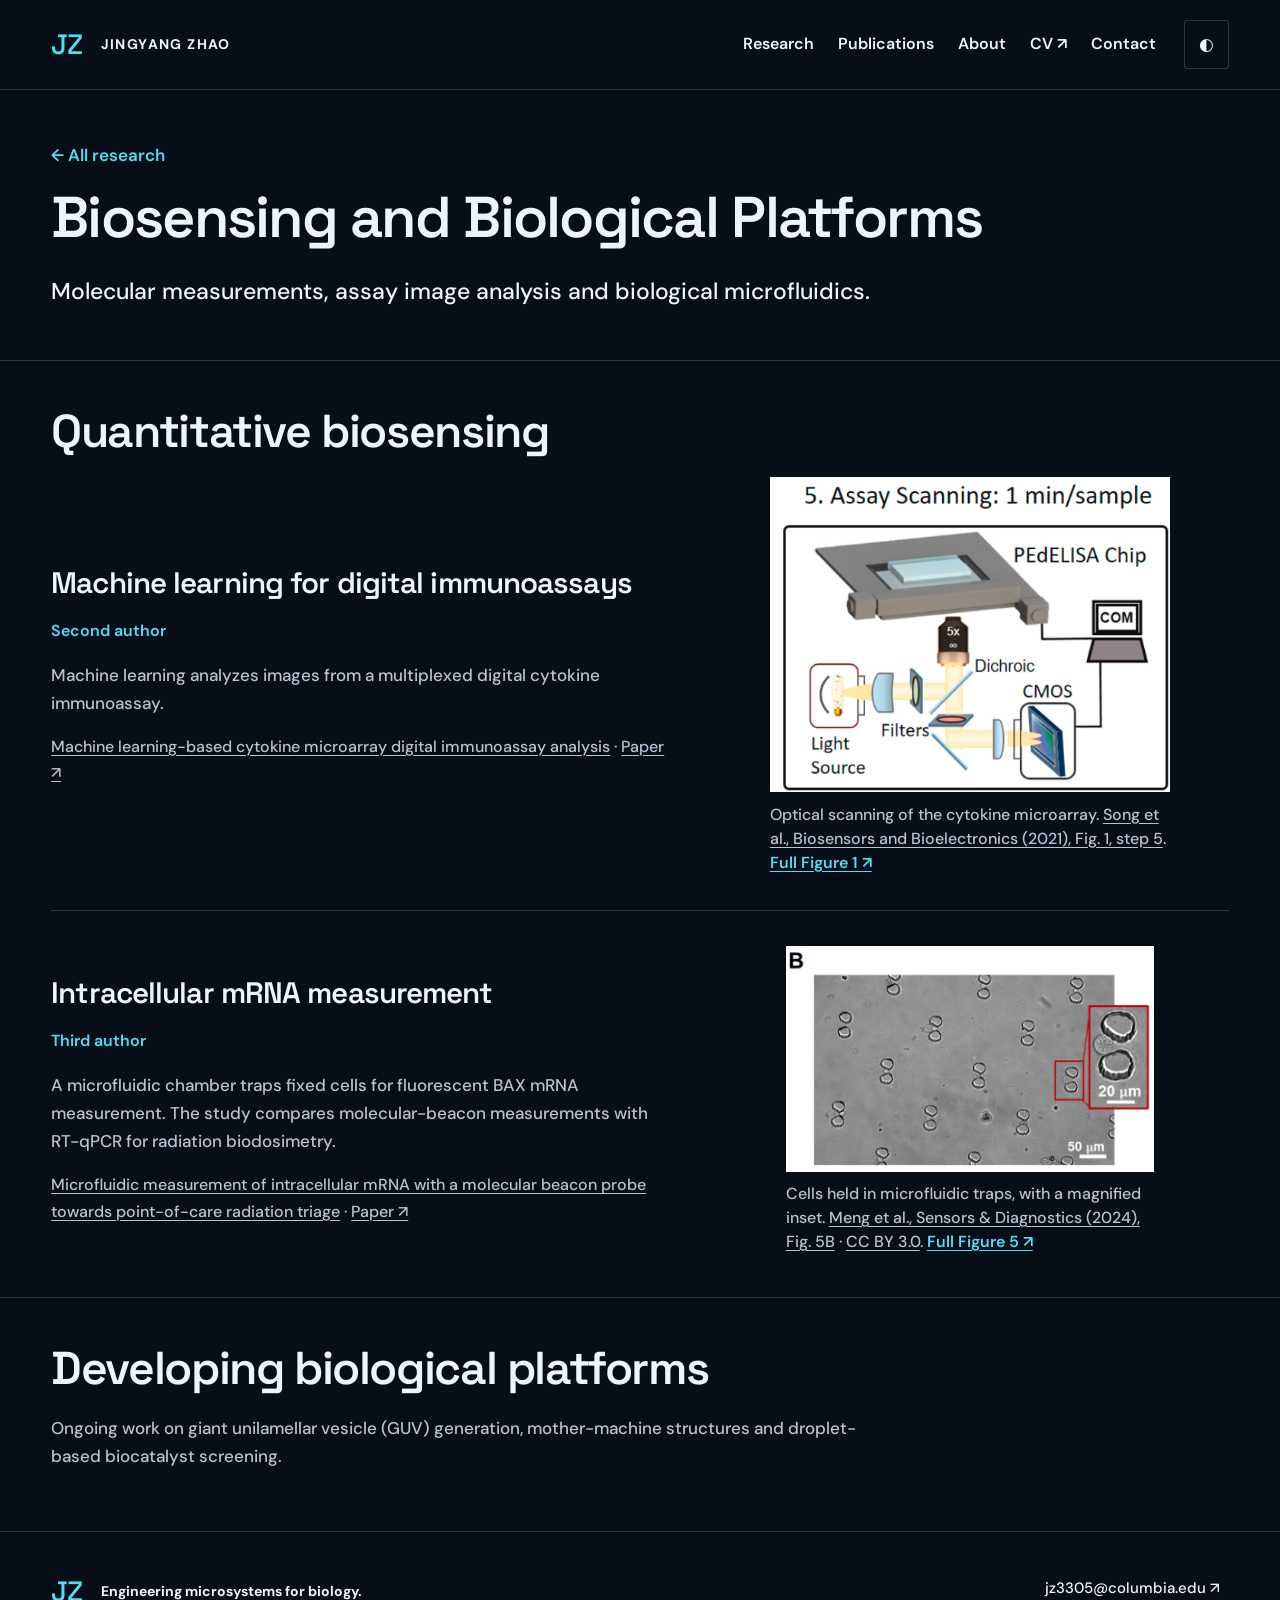
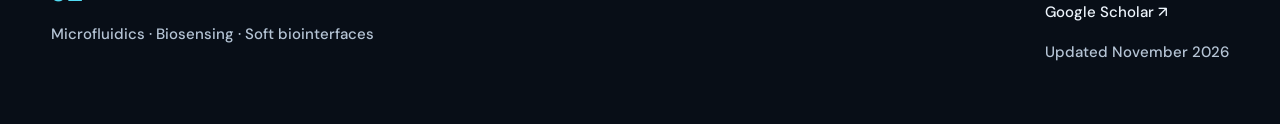
<file: research/biosensing-biological-platforms/index.html>
<!DOCTYPE html>

<html lang="en"><head><meta charset="utf-8"/><meta content="width=device-width,initial-scale=1" name="viewport"/><meta content="Jingyang Zhao: microfluidic systems, biosensing, soft biointerfaces and robotics." name="description"/><meta content="#080e17" name="theme-color"/><title>Biosensing and Biological Platforms | Jingyang Zhao</title><link href="../../assets/style.css?v=research-panels-20261124" rel="stylesheet"/><script defer="" src="../../assets/site.js"></script></head><body><a class="skip" href="#main">Skip to content</a><header class="nav"><a class="brand" href="../../index.html">JZ<span>JINGYANG ZHAO</span></a><nav aria-label="Main navigation"><a href="../../research/index.html">Research</a><a href="../../publications/index.html">Publications</a><a href="../../about/index.html">About</a><a href="../../assets/Jingyang_Zhao_CV.pdf">CV ↗</a><a href="../../about/index.html#contact">Contact</a></nav><button aria-label="Switch color theme" id="theme">◐</button></header><main id="main">
<section class="detail-hero">
  <a href="../index.html">← All research</a>
  <h1>Biosensing and Biological Platforms</h1>
  <p class="lead">Molecular measurements, assay image analysis and biological microfluidics.</p>
</section>

<section class="study" id="quantitative-biosensing">
  <h2>Quantitative biosensing</h2>
  <article class="case-example case-with-media" data-author-position="2" data-publication="P07" id="example-p07">
    <div class="case-copy">
      <h3>Machine learning for digital immunoassays</h3>
      <p class="author-position">Second author</p>
      <p>Machine learning analyzes images from a multiplexed digital cytokine immunoassay.</p>
      <p class="case-paper"><a href="../../publications/index.html#p07">Machine learning-based cytokine microarray digital immunoassay analysis</a> · <a href="https://doi.org/10.1016/j.bios.2021.113088">Paper ↗</a></p>
    </div>
    <figure class="research-media panel-immunoassay">
      <div class="figure-panel">
        <img alt="Fig. 1 assay-scanning schematic with the microarray chip, optics and CMOS camera" height="1683" loading="lazy" src="../../assets/research/immunoassay-fig1.jpg" width="3590"/>
      </div>
      <figcaption>Optical scanning of the cytokine microarray. <a href="https://doi.org/10.1016/j.bios.2021.113088">Song et al., Biosensors and Bioelectronics (2021), Fig. 1, step 5</a>. <a href="../../assets/research/immunoassay-fig1.jpg" rel="noopener" target="_blank">Full Figure 1 ↗</a></figcaption>
    </figure>
  </article>
  <article class="case-example case-with-media" data-author-position="3" data-publication="P05" id="example-p05">
    <div class="case-copy">
      <h3>Intracellular mRNA measurement</h3>
      <p class="author-position">Third author</p>
      <p>A microfluidic chamber traps fixed cells for fluorescent BAX mRNA measurement. The study compares molecular-beacon measurements with RT-qPCR for radiation biodosimetry.</p>
      <p class="case-paper"><a href="../../publications/index.html#p05">Microfluidic measurement of intracellular mRNA with a molecular beacon probe towards point-of-care radiation triage</a> · <a href="https://doi.org/10.1039/D4SD00079J">Paper ↗</a></p>
    </div>
    <figure class="research-media panel-cell-traps">
      <div class="figure-panel">
        <img alt="Fig. 5B micrograph of trapped cells with 50 μm and 20 μm scale bars" height="546" loading="lazy" src="../../assets/research/mrna-device.jpg" width="769"/>
      </div>
      <figcaption>Cells held in microfluidic traps, with a magnified inset. <a href="https://doi.org/10.1039/D4SD00079J">Meng et al., Sensors &amp; Diagnostics (2024), Fig. 5B</a> · <a href="https://creativecommons.org/licenses/by/3.0/">CC BY 3.0</a>. <a href="../../assets/research/mrna-device.jpg" rel="noopener" target="_blank">Full Figure 5 ↗</a></figcaption>
    </figure>
  </article>
</section>

<section class="study" id="developing-platforms">
  <h2>Developing biological platforms</h2>
  <p>Ongoing work on giant unilamellar vesicle (GUV) generation, mother-machine structures and droplet-based biocatalyst screening.</p>
</section>
</main><footer><div><a class="brand" href="../../index.html">JZ<span>Engineering microsystems for biology.</span></a><p>Microfluidics · Biosensing · Soft biointerfaces</p></div><div><a href="mailto:jz3305@columbia.edu">jz3305@columbia.edu ↗</a><br/><a href="https://scholar.google.com/citations?user=B5x5PqsAAAAJ&amp;hl=en">Google Scholar ↗</a><p>Updated November 2026</p></div></footer></body></html>
</file>
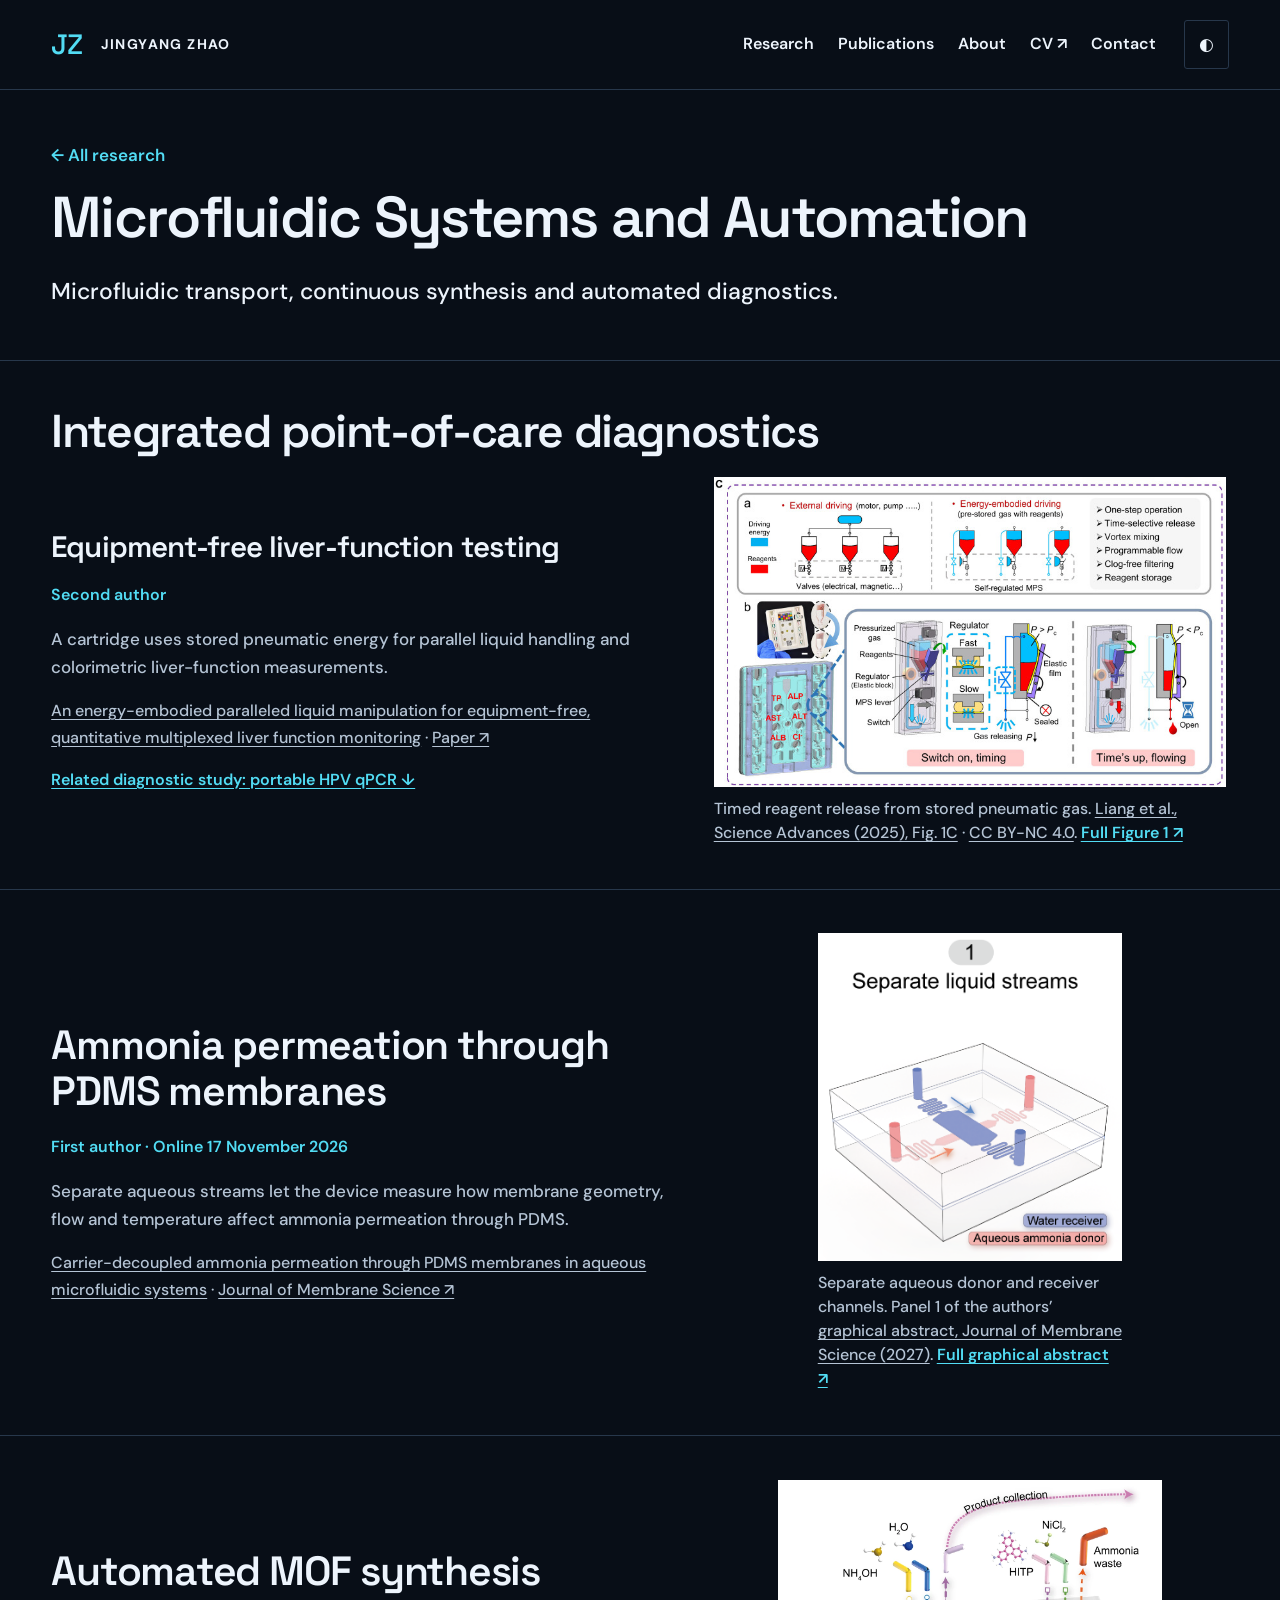
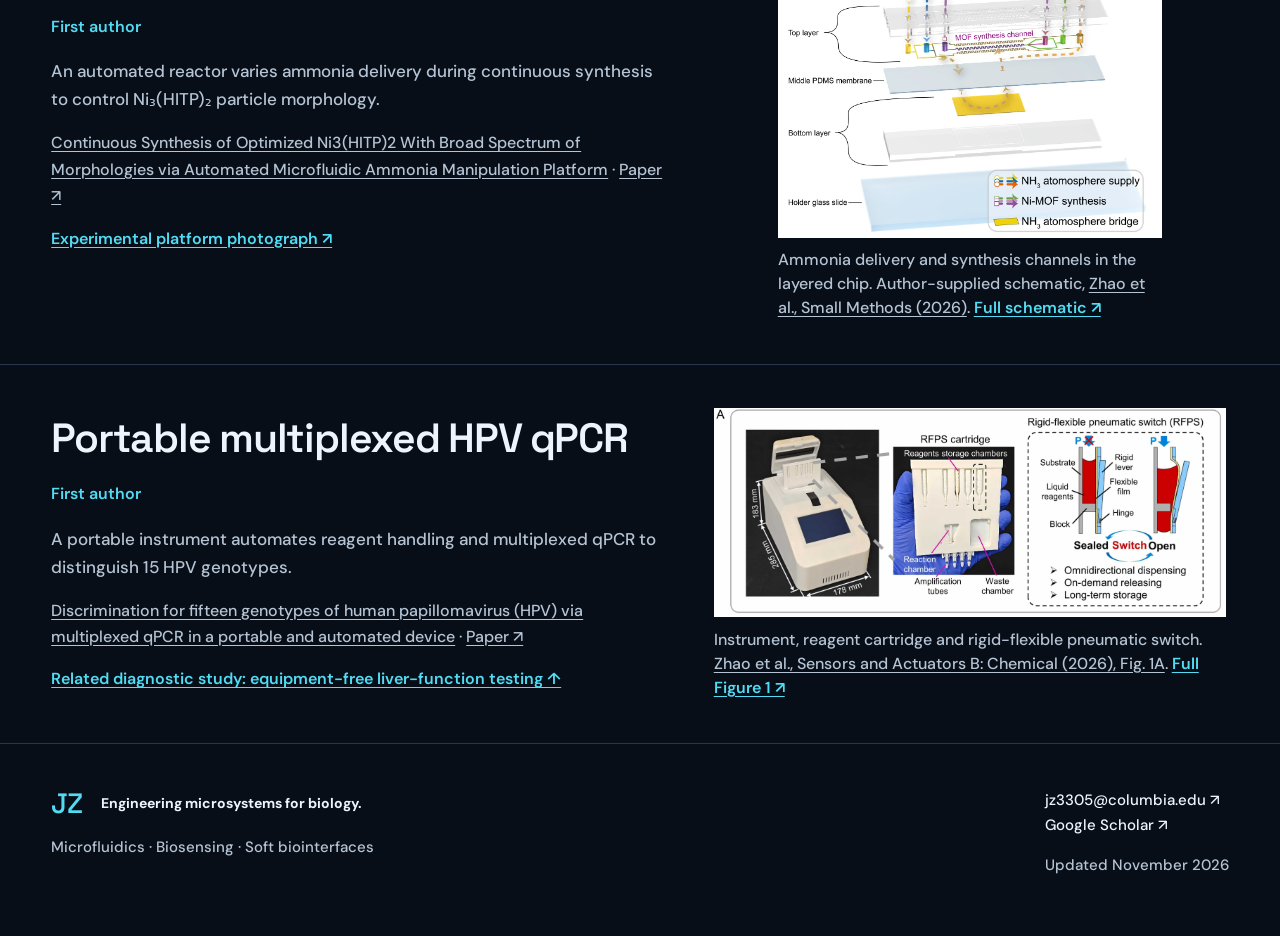
<file: research/microfluidic-systems/index.html>
<!DOCTYPE html>

<html lang="en"><head><meta charset="utf-8"/><meta content="width=device-width,initial-scale=1" name="viewport"/><meta content="Jingyang Zhao: microfluidic systems, biosensing, soft biointerfaces and robotics." name="description"/><meta content="#080e17" name="theme-color"/><title>Microfluidic Systems and Automation | Jingyang Zhao</title><link href="../../assets/style.css?v=research-panels-20261124" rel="stylesheet"/><script defer="" src="../../assets/site.js"></script></head><body><a class="skip" href="#main">Skip to content</a><header class="nav"><a class="brand" href="../../index.html">JZ<span>JINGYANG ZHAO</span></a><nav aria-label="Main navigation"><a href="../../research/index.html">Research</a><a href="../../publications/index.html">Publications</a><a href="../../about/index.html">About</a><a href="../../assets/Jingyang_Zhao_CV.pdf">CV ↗</a><a href="../../about/index.html#contact">Contact</a></nav><button aria-label="Switch color theme" id="theme">◐</button></header><main id="main">
<section class="detail-hero">
  <a href="../index.html">← All research</a>
  <h1>Microfluidic Systems and Automation</h1>
  <p class="lead">Microfluidic transport, continuous synthesis and automated diagnostics.</p>
</section>

<section class="study" id="integrated-diagnostics">
  <h2>Integrated point-of-care diagnostics</h2>
  <article class="case-example case-with-media" data-author-position="2" data-publication="P03" id="example-p03">
    <div class="case-copy">
      <h3>Equipment-free liver-function testing</h3>
      <p class="author-position">Second author</p>
      <p>A cartridge uses stored pneumatic energy for parallel liquid handling and colorimetric liver-function measurements.</p>
      <p class="case-paper"><a href="../../publications/index.html#p03">An energy-embodied paralleled liquid manipulation for equipment-free, quantitative multiplexed liver function monitoring</a> · <a href="https://doi.org/10.1126/sciadv.adx0092">Paper ↗</a></p>
      <p class="related-example"><a href="#example-p02">Related diagnostic study: portable HPV qPCR ↓</a></p>
    </div>
    <figure class="research-media panel-poct">
      <div class="figure-panel">
        <img alt="Fig. 1C showing stored pneumatic energy and timed reagent release in the liver-function testing cartridge" height="984" loading="lazy" src="../../assets/research/pneumatic-fig1.jpg" width="800"/>
      </div>
      <figcaption>Timed reagent release from stored pneumatic gas. <a href="https://doi.org/10.1126/sciadv.adx0092">Liang et al., Science Advances (2025), Fig. 1C</a> · <a href="https://creativecommons.org/licenses/by-nc/4.0/">CC BY-NC 4.0</a>. <a href="../../assets/research/pneumatic-fig1.jpg" rel="noopener" target="_blank">Full Figure 1 ↗</a></figcaption>
    </figure>
  </article>
</section>

<section class="study" id="membrane-transport">
  <article class="case-example case-with-media" data-author-position="1" data-publication="P13" id="example-p13">
    <div class="case-copy">
      <h2>Ammonia permeation through PDMS membranes</h2>
      <p class="author-position">First author · Online 17 November 2026</p>
      <p>Separate aqueous streams let the device measure how membrane geometry, flow and temperature affect ammonia permeation through PDMS.</p>
      <p class="case-paper"><a href="../../publications/index.html#p13">Carrier-decoupled ammonia permeation through PDMS membranes in aqueous microfluidic systems</a> · <a href="https://doi.org/10.1016/j.memsci.2026.126416">Journal of Membrane Science ↗</a></p>
    </div>
    <figure class="research-media panel-pdms">
      <div class="figure-panel">
        <img alt="Device schematic showing separate water receiver and aqueous ammonia donor channels" height="1895" loading="lazy" src="../../assets/research/pdms-ammonia-graphical-abstract.png" width="4590"/>
      </div>
      <figcaption>Separate aqueous donor and receiver channels. Panel 1 of the authors’ <a href="https://doi.org/10.1016/j.memsci.2026.126416">graphical abstract, Journal of Membrane Science (2027)</a>. <a href="../../assets/research/pdms-ammonia-graphical-abstract.png" rel="noopener" target="_blank">Full graphical abstract ↗</a></figcaption>
    </figure>
  </article>
</section>

<section class="study" id="microfluidic-synthesis">
  <article class="case-example case-with-media" data-author-position="1" data-publication="P01" id="example-p01">
    <div class="case-copy">
      <h2>Automated MOF synthesis</h2>
      <p class="author-position">First author</p>
      <p>An automated reactor varies ammonia delivery during continuous synthesis to control Ni₃(HITP)₂ particle morphology.</p>
      <p class="case-paper"><a href="../../publications/index.html#p01">Continuous Synthesis of Optimized Ni3(HITP)2 With Broad Spectrum of Morphologies via Automated Microfluidic Ammonia Manipulation Platform</a> · <a href="https://doi.org/10.1002/smtd.70746">Paper ↗</a></p>
      <p class="related-example"><a href="../../assets/research/mof-platform.webp" rel="noopener" target="_blank">Experimental platform photograph ↗</a></p>
    </div>
    <figure class="research-media panel-mof">
      <div class="figure-panel">
        <img alt="Layered synthesis chip showing the ammonia supply, PDMS membrane and MOF synthesis channel" height="1321" loading="lazy" src="../../assets/research/mof-device.webp" width="1800"/>
      </div>
      <figcaption>Ammonia delivery and synthesis channels in the layered chip. Author-supplied schematic, <a href="https://doi.org/10.1002/smtd.70746">Zhao et al., Small Methods (2026)</a>. <a href="../../assets/research/mof-device.webp" rel="noopener" target="_blank">Full schematic ↗</a></figcaption>
    </figure>
  </article>
</section>

<section class="study">
  <article class="case-example case-with-media" data-author-position="1" data-publication="P02" id="example-p02">
    <div class="case-copy">
      <h2>Portable multiplexed HPV qPCR</h2>
      <p class="author-position">First author</p>
      <p>A portable instrument automates reagent handling and multiplexed qPCR to distinguish 15 HPV genotypes.</p>
      <p class="case-paper"><a href="../../publications/index.html#p02">Discrimination for fifteen genotypes of human papillomavirus (HPV) via multiplexed qPCR in a portable and automated device</a> · <a href="https://doi.org/10.1016/j.snb.2026.140134">Paper ↗</a></p>
      <p class="related-example"><a href="#example-p03">Related diagnostic study: equipment-free liver-function testing ↑</a></p>
    </div>
    <figure class="research-media panel-qpcr">
      <div class="figure-panel">
        <img alt="Fig. 1A showing the portable qPCR instrument, reagent cartridge and rigid-flexible pneumatic switch" height="4208" loading="lazy" src="../../assets/research/qpcr-fig1.jpg" width="2911"/>
      </div>
      <figcaption>Instrument, reagent cartridge and rigid-flexible pneumatic switch. <a href="https://doi.org/10.1016/j.snb.2026.140134">Zhao et al., Sensors and Actuators B: Chemical (2026), Fig. 1A</a>. <a href="../../assets/research/qpcr-fig1.jpg" rel="noopener" target="_blank">Full Figure 1 ↗</a></figcaption>
    </figure>
  </article>
</section>
</main><footer><div><a class="brand" href="../../index.html">JZ<span>Engineering microsystems for biology.</span></a><p>Microfluidics · Biosensing · Soft biointerfaces</p></div><div><a href="mailto:jz3305@columbia.edu">jz3305@columbia.edu ↗</a><br/><a href="https://scholar.google.com/citations?user=B5x5PqsAAAAJ&amp;hl=en">Google Scholar ↗</a><p>Updated November 2026</p></div></footer></body></html>
</file>
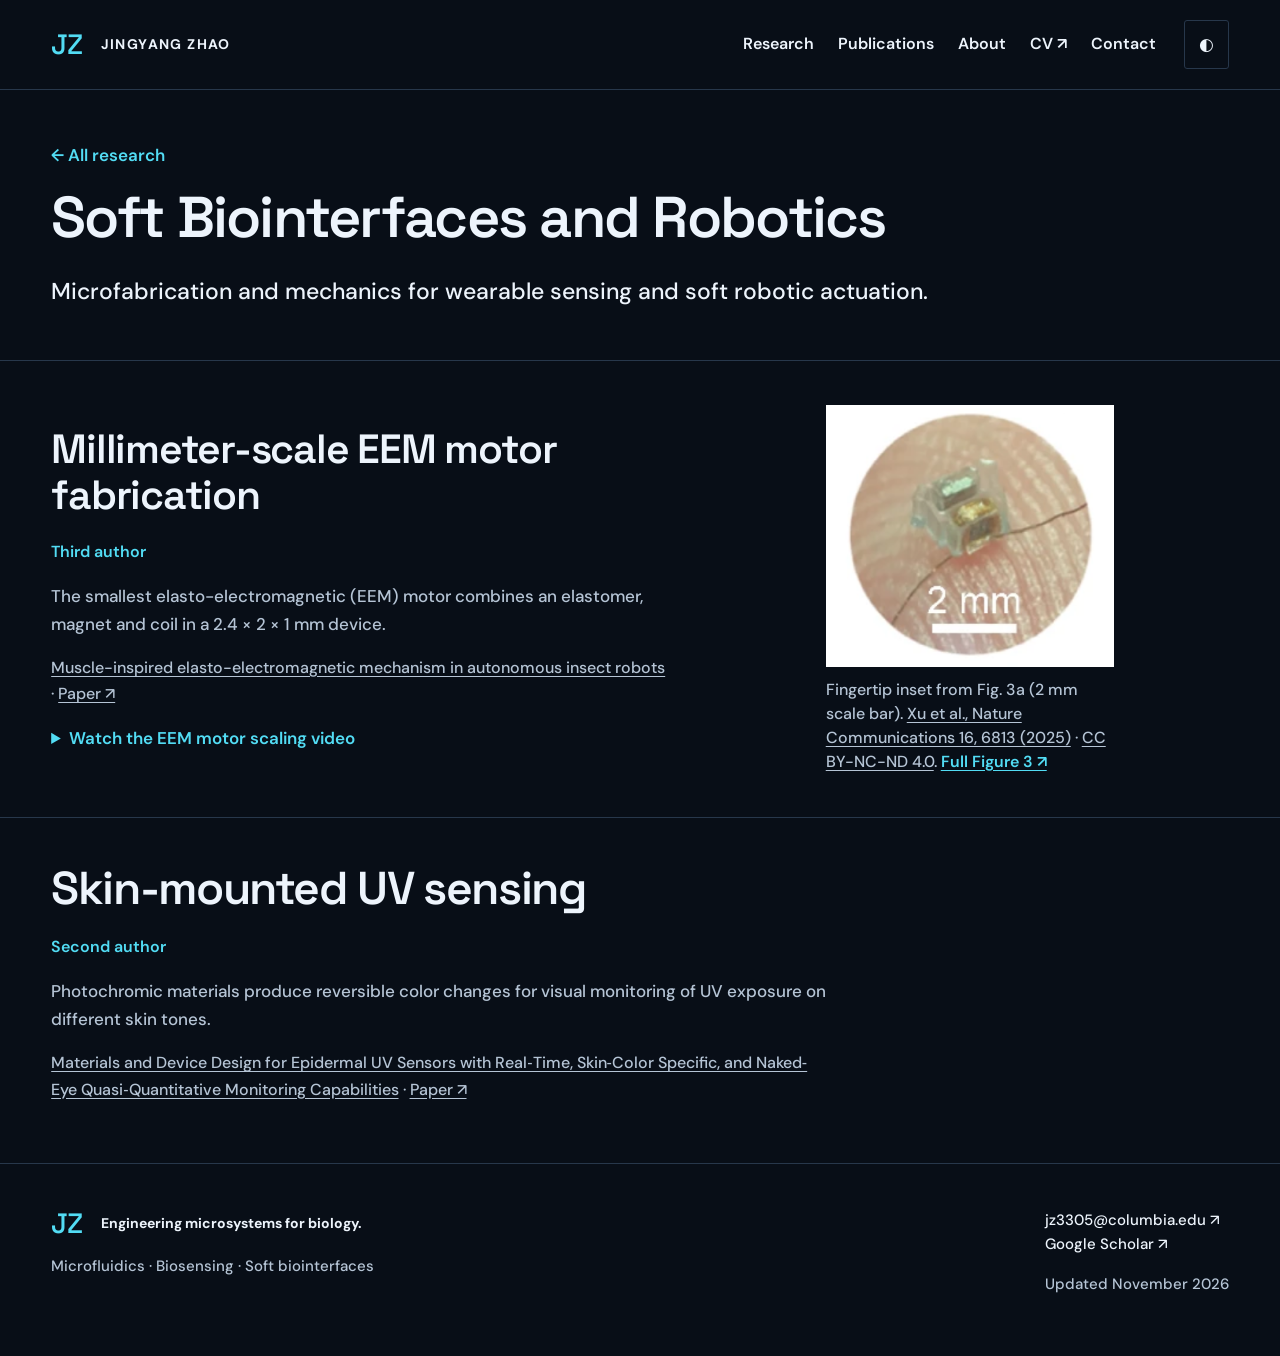
<file: research/soft-biointerfaces-robotics/index.html>
<!DOCTYPE html>

<html lang="en"><head><meta charset="utf-8"/><meta content="width=device-width,initial-scale=1" name="viewport"/><meta content="Jingyang Zhao: microfluidic systems, biosensing, soft biointerfaces and robotics." name="description"/><meta content="#080e17" name="theme-color"/><title>Soft Biointerfaces and Robotics | Jingyang Zhao</title><link href="../../assets/style.css?v=research-panels-20261124" rel="stylesheet"/><script defer="" src="../../assets/site.js"></script></head><body><a class="skip" href="#main">Skip to content</a><header class="nav"><a class="brand" href="../../index.html">JZ<span>JINGYANG ZHAO</span></a><nav aria-label="Main navigation"><a href="../../research/index.html">Research</a><a href="../../publications/index.html">Publications</a><a href="../../about/index.html">About</a><a href="../../assets/Jingyang_Zhao_CV.pdf">CV ↗</a><a href="../../about/index.html#contact">Contact</a></nav><button aria-label="Switch color theme" id="theme">◐</button></header><main id="main">
<section class="detail-hero">
  <a href="../index.html">← All research</a>
  <h1>Soft Biointerfaces and Robotics</h1>
  <p class="lead">Microfabrication and mechanics for wearable sensing and soft robotic actuation.</p>
</section>

<section class="study" id="soft-robotics">
  <article class="case-example case-with-media" data-author-position="3" data-publication="P11" id="example-p11">
    <div class="case-copy">
      <h2>Millimeter-scale EEM motor fabrication</h2>
      <p class="author-position">Third author</p>
      <p>The smallest elasto-electromagnetic (EEM) motor combines an elastomer, magnet and coil in a 2.4 × 2 × 1 mm device.</p>
      <p class="case-paper"><a href="../../publications/index.html#p11">Muscle-inspired elasto-electromagnetic mechanism in autonomous insect robots</a> · <a href="https://doi.org/10.1038/s41467-025-62182-2">Paper ↗</a></p>
      <details class="research-motion">
        <summary>Watch the EEM motor scaling video</summary>
        <figure>
          <video aria-label="Published demonstration of EEM motors at different scales" controls playsinline preload="none">
            <source src="../../assets/research/robot-scaling.mp4" type="video/mp4"/>
            <a href="../../assets/research/robot-scaling.mp4">Open the motor scaling video ↗</a>
          </video>
          <figcaption>Supplementary Video 5, Xu et al., <a href="https://doi.org/10.1038/s41467-025-62182-2">Nature Communications (2025)</a> · <a href="https://creativecommons.org/licenses/by-nc-nd/4.0/">CC BY-NC-ND 4.0</a>. <a href="../../assets/research/robot-scaling.mp4">Open video ↗</a></figcaption>
        </figure>
      </details>
    </div>
    <figure class="research-media panel-eem">
      <div class="eem-inset">
        <img alt="Millimeter-scale EEM motor on a fingertip beside a 2 mm scale bar" height="334" loading="lazy" src="../../assets/research/robot-fig3a-inset.png" width="366"/>
      </div>
      <figcaption>Fingertip inset from Fig. 3a (2 mm scale bar). <a href="https://doi.org/10.1038/s41467-025-62182-2">Xu et al., Nature Communications 16, 6813 (2025)</a> · <a href="https://creativecommons.org/licenses/by-nc-nd/4.0/">CC BY-NC-ND 4.0</a>. <a href="../../assets/research/robot-fig3.png" rel="noopener" target="_blank">Full Figure 3 ↗</a></figcaption>
    </figure>
  </article>
</section>

<section class="study" id="soft-biointerfaces">
  <article class="case-example" data-author-position="2" data-publication="P10" id="example-p10">
    <h2>Skin-mounted UV sensing</h2>
    <p class="author-position">Second author</p>
    <p>Photochromic materials produce reversible color changes for visual monitoring of UV exposure on different skin tones.</p>
    <p class="case-paper"><a href="../../publications/index.html#p10">Materials and Device Design for Epidermal UV Sensors with Real‐Time, Skin‐Color Specific, and Naked‐Eye Quasi‐Quantitative Monitoring Capabilities</a> · <a href="https://doi.org/10.1002/admt.202201481">Paper ↗</a></p>
  </article>
</section>
</main><footer><div><a class="brand" href="../../index.html">JZ<span>Engineering microsystems for biology.</span></a><p>Microfluidics · Biosensing · Soft biointerfaces</p></div><div><a href="mailto:jz3305@columbia.edu">jz3305@columbia.edu ↗</a><br/><a href="https://scholar.google.com/citations?user=B5x5PqsAAAAJ&amp;hl=en">Google Scholar ↗</a><p>Updated November 2026</p></div></footer></body></html>
</file>
<file: assets/style.css>
@import url('https://fonts.googleapis.com/css2?family=DM+Sans:wght@400;500;600;700&family=Space+Grotesk:wght@400;500;600;700&display=swap');

:root {
  color-scheme: dark;
  --bg: #080e17;
  --surface: #101c2b;
  --ink: #edf4fc;
  --muted: #b5c4d5;
  --line: #27374b;
  --accent: #52dcf4;
  --soft: #b8a5ff;
  --page-width: 1600px;
  --page-gutter: clamp(24px, 4vw, 64px);
}
*{box-sizing:border-box}html{scroll-behavior:smooth;scroll-padding-top:110px}
body {
  margin: 0;
  background: var(--bg);
  color: var(--ink);
  font: 500 17px/1.65 'DM Sans', Arial, sans-serif;
}
body.light{color-scheme:light;--bg:#f3f6f9;--surface:#e5edf4;--ink:#122337;--muted:#3e5165;--line:#bdcbd9;--accent:#006376;--soft:#63509b}a{color:inherit;text-decoration:none}a:hover{color:var(--accent)}a:focus-visible,button:focus-visible,input:focus-visible,select:focus-visible{outline:2px solid var(--accent);outline-offset:5px}button,input,select{font:inherit}button{cursor:pointer}h1,h2,h3,.brand{font-family:'Space Grotesk',Arial,sans-serif;line-height:1.13;letter-spacing:-.03em}
h1 {
  font-size: clamp(44px, 6.2vw, 88px);
  font-weight: 600;
  margin: 16px 0 24px;
}
h1 span{color:var(--accent)}
h2 {
  font-size: clamp(30px, 3.6vw, 48px);
  font-weight: 600;
  margin: 0 0 20px;
}

h3 {
  font-size: 24px;
  font-weight: 600;
  margin: 0 0 14px;
}
p{color:var(--muted);max-width:70ch}strong{color:var(--ink)}.nav{height:90px;display:flex;align-items:center;gap:28px;padding:0 var(--page-gutter);border-bottom:1px solid var(--line);background:var(--bg);position:sticky;top:0;z-index:10}.brand{font-size:28px;display:flex;align-items:center;gap:18px;color:var(--accent)}.brand span{font-family:'DM Sans',sans-serif;font-size:14px;font-weight:700;letter-spacing:.1em;color:var(--ink)}
nav {
  display: flex;
  gap: 24px;
  margin-left: auto;
  font-size: 16px;
  font-weight: 600;
}
button{background:transparent;border:1px solid var(--line);color:var(--ink);padding:9px 14px;border-radius:3px}
main {
  max-width: var(--page-width);
  margin-inline: auto;
}

.hero {
  display: grid;
  grid-template-columns: minmax(0, 1.1fr) minmax(0, 1fr);
  gap: clamp(28px, 4vw, 56px);
  align-items: center;
  min-height: 560px;
  padding: clamp(40px, 4.5vw, 70px) var(--page-gutter);
}
.hero>div>p{max-width:490px}
.eyebrow {
  margin: 0 0 16px;
  color: var(--accent);
  font: 700 14px/1.55 monospace;
  letter-spacing: .1em;
}
.lead{font-size:clamp(19px,2vw,23px);color:var(--ink);line-height:1.5}.actions{display:flex;gap:28px;align-items:center;flex-wrap:wrap;margin-top:34px}.button{display:inline-block;background:var(--accent);color:var(--bg);padding:12px 22px;font-size:16px;font-weight:700}.button:hover{background:var(--ink);color:var(--bg)}.text-link{font-size:16px;font-weight:600}.hero-art{position:relative;width:100%;max-width:29rem;justify-self:center;background:radial-gradient(ellipse at center,#52dcf40d,transparent 70%);border:1px solid var(--line);transform:perspective(1000px) rotateY(-9deg)}svg{width:100%;height:auto;display:block;color:var(--muted)}.hero-art svg circle{animation:glow 5s ease-in-out 1}@keyframes glow{50%{stroke-opacity:.4}}
.section {
  padding: clamp(48px, 5vw, 76px) var(--page-gutter);
  border-top: 1px solid var(--line);
}

.section-title {
  margin-bottom: 28px;
  max-width: 720px;
}
.section-title>a{font-size:14px;color:var(--accent)}.cluster-row{display:grid;grid-template-columns:60px 1fr 50px;gap:25px;align-items:start;padding:35px 0;border-bottom:1px solid var(--line)}.number{font:14px monospace;color:var(--accent)}.cluster-row h3{font-size:clamp(24px,3vw,36px)}.cluster-row p{margin:0}.arrow{font-size:30px;color:var(--accent)}
.about-strip {
  padding: clamp(48px, 5vw, 76px) var(--page-gutter);
  background: var(--surface);
}

.page-heading {
  max-width: 1100px;
  padding: 64px var(--page-gutter) 50px;
}
.page-heading p{max-width:700px}
.cluster-feature {
  display: grid;
  grid-template-columns: minmax(0, 44%) minmax(0, 1fr);
  gap: clamp(30px, 4vw, 62px);
  align-items: center;
  padding: clamp(48px, 5vw, 76px) var(--page-gutter);
  border-top: 1px solid var(--line);
}
.detail-hero {
  padding: clamp(34px, 4vw, 60px) var(--page-gutter);
}

.detail-hero h1 {
  font-size: clamp(38px, 4.5vw, 65px);
}

.detail-hero > a {
  font-weight: 600;
  color: var(--accent);
}

.detail-hero .lead {
  margin-bottom: 0;
}

.study {
  padding: clamp(34px, 3.4vw, 52px) var(--page-gutter);
  border-top: 1px solid var(--line);
}
.two-studies,.method-grid{display:grid;grid-template-columns:repeat(2,1fr);gap:30px;margin:35px 0}.two-studies>div,.method-grid article{padding:25px;border:1px solid var(--line)}.paper{display:grid;grid-template-columns:150px 1fr;gap:30px;border-bottom:1px solid var(--line);padding:30px 0}.paper-date{font:600 15px/1.65 monospace;color:var(--accent)}.paper h3{font-family:'DM Sans',Arial,sans-serif;letter-spacing:-.02em;font-size:22px;line-height:1.4}.paper p{font-size:16px;margin:8px 0}.authors{line-height:1.7}.paper-links{display:flex;gap:18px;align-items:center;flex-wrap:wrap;font-size:16px;font-weight:600;color:var(--accent);margin-top:16px}.copy{font-size:15px;font-weight:600;color:var(--muted);padding:5px 10px}.filters{display:flex;gap:16px;align-items:end;flex-wrap:wrap}.filters label{display:flex;flex-direction:column;font-size:16px;color:var(--muted);gap:8px}.filters label:first-child{flex:1;min-width:200px}input,select{background:var(--surface);color:var(--ink);border:1px solid var(--line);padding:12px;min-height:48px;max-width:100%;border-radius:0}.pub-section{padding-top:35px}#result-count{font-size:16px}.timeline article{border-left:1px solid var(--line);padding:0 0 35px 30px}.timeline span{font:600 15px monospace;color:var(--accent)}.timeline h3{margin:12px 0}.method-grid{grid-template-columns:repeat(3,1fr)}.method-grid h3{font-size:20px}footer{display:flex;justify-content:space-between;gap:40px;padding:44px var(--page-gutter);border-top:1px solid var(--line);font-size:15px}footer p{font-size:15px}footer .brand span{letter-spacing:0}.skip{position:fixed;top:-100px;background:var(--accent);color:var(--bg);padding:12px;z-index:20}.skip:focus{top:0}[hidden]{display:none!important}
@media (max-width: 760px) {
  html { scroll-padding-top: 152px; }
  .nav { height: auto; min-height: 80px; padding: 16px 20px; flex-wrap: wrap; gap: 10px; }
  .nav .brand { margin-right: auto; }
  .nav nav { order: 3; width: 100%; flex-wrap: wrap; gap: .3rem 1rem; margin: 0; }
  .nav > button { padding: 3px 10px; }
  .brand span { font-size: 13px; }
  .hero { grid-template-columns: minmax(0, 1fr); gap: 26px; padding: 42px var(--page-gutter); }
  .hero { min-height: 0; }
  .hero-art { transform: none; }
  .hero h1 { font-size: clamp(38px, 11.5vw, 56px); }
  .hero-art svg { max-height: 300px; }
  .section, .about-strip, .study, .page-heading { padding: 42px var(--page-gutter); }
  .cluster-row { grid-template-columns: 28px 1fr 24px; gap: 15px; }
  .paper { grid-template-columns: minmax(0, 1fr); gap: 10px; }
  .two-studies, .method-grid { grid-template-columns: minmax(0, 1fr); }
  .filters { display: grid; grid-template-columns: minmax(0, 1fr); width: 100%; }
  footer { flex-direction: column; }
  .detail-hero h1 { font-size: clamp(34px, 8.8vw, 44px); }
}

@media(prefers-reduced-motion:reduce){html{scroll-behavior:auto}*,*:before,*:after{animation:none!important;transition:none!important}}@media print{.nav,.actions,.filters,footer,.copy{display:none}body{--bg:white;--ink:black;--muted:#333;--accent:#124b60;--line:#bbb}.hero-art{display:none}.hero{display:block}.section,.page-heading,.study{padding:20px}.paper{break-inside:avoid}}

/* Research previews use the original image with a measured panel crop. */
.research-media,
.cluster-figure,
.featured-figure {
  width: 100%;
  max-width: var(--preview-width, 32rem);
  min-width: 0;
  margin: 0;
  justify-self: center;
}

.figure-panel,
.eem-inset {
  display: block;
  overflow: hidden;
  background: #fff;
}

.figure-panel {
  position: relative;
  aspect-ratio: var(--crop-width) / var(--crop-height);
}

.figure-panel img {
  position: absolute;
  top: calc(-100% * var(--crop-top) / var(--crop-height));
  left: calc(-100% * var(--crop-left) / var(--crop-width));
  width: calc(100% * var(--source-width) / var(--crop-width));
  height: auto;
}

.panel-pdms {
  --source-width: 4590;
  --crop-left: 140;
  --crop-top: 92;
  --crop-width: 1410;
  --crop-height: 1520;
  --preview-width: 19rem;
}

.panel-mof {
  --source-width: 1800;
  --crop-left: 164;
  --crop-top: 84;
  --crop-width: 1286;
  --crop-height: 1200;
  --preview-width: 24rem;
}

.panel-qpcr {
  --source-width: 2911;
  --crop-left: 0;
  --crop-top: 0;
  --crop-width: 2911;
  --crop-height: 1188;
}

.panel-poct {
  --source-width: 800;
  --crop-left: 0;
  --crop-top: 265;
  --crop-width: 800;
  --crop-height: 485;
}

.panel-immunoassay {
  --source-width: 3590;
  --crop-left: 2540;
  --crop-top: 854;
  --crop-width: 1050;
  --crop-height: 829;
  --preview-width: 25rem;
}

.panel-cell-traps {
  --source-width: 769;
  --crop-left: 0;
  --crop-top: 292;
  --crop-width: 382;
  --crop-height: 234;
  --preview-width: 23rem;
}

.panel-eem {
  --preview-width: 18rem;
}

.eem-inset img {
  display: block;
  width: 100%;
  height: auto;
  /* The source inset has stray lettering in the top-right 69 × 10 pixels. */
  clip-path: polygon(0 0, 80% 0, 80% 3.3%, 100% 3.3%, 100% 100%, 0 100%);
}

.research-media figcaption,
.featured-figure figcaption,
.cluster-figure figcaption,
.research-motion figcaption {
  margin-top: .65rem;
  color: var(--muted);
  font-size: 1rem;
  font-weight: 500;
  line-height: 1.5;
}

figure figcaption a,
.case-paper a,
.related-example a,
.example-links a {
  text-decoration: underline;
  text-underline-offset: .16em;
}

figure figcaption a:last-child,
.related-example a {
  color: var(--accent);
  font-weight: 600;
}

.example-links {
  margin: 1rem 0 1.4rem;
  padding-inline-start: 1.2rem;
  color: var(--muted);
}

.example-links li + li {
  margin-top: .3rem;
}

.case-with-media {
  display: grid;
  grid-template-columns: minmax(0, 1fr) minmax(0, 44%);
  gap: clamp(24px, 3.5vw, 56px);
  align-items: center;
}

.case-copy h2 {
  font-size: clamp(1.85rem, 3.3vw, 2.55rem);
}

.case-example + .case-example {
  margin-top: 2.2rem;
  padding-top: 2.2rem;
  border-top: 1px solid var(--line);
}

.case-example h3 {
  font-size: clamp(1.4rem, 2.5vw, 1.85rem);
  line-height: 1.25;
  margin: 0 0 .6rem;
}

.case-copy p:last-child {
  margin-bottom: 0;
}

.case-paper,
.related-example {
  font-size: 1rem;
}

.research-motion {
  margin-top: 1rem;
}

.research-motion summary {
  color: var(--accent);
  cursor: pointer;
  font-weight: 600;
  width: fit-content;
}

.research-motion summary:focus-visible {
  outline: 2px solid var(--accent);
  outline-offset: 5px;
}

.research-motion figure {
  max-width: min(100%, 30rem);
  margin: .75rem 0 0;
}

.research-motion video {
  display: block;
  width: 100%;
  max-height: 22rem;
  background: #000;
  border-radius: 8px;
}

/* Homepage representative research */
.featured-work {
  display: grid;
  grid-template-columns: minmax(0, min(44%, 32rem)) minmax(0, 1fr);
  gap: clamp(24px, 3.5vw, 56px);
  align-items: center;
  padding: clamp(24px, 3vw, 46px) 0;
  border-bottom: 1px solid var(--line);
}

.featured-work h3 {
  margin: 0 0 .75rem;
  font-size: clamp(1.45rem, 3vw, 2.05rem);
}

.featured-citation {
  margin-bottom: .45rem;
  font-weight: 600;
}

.all-publications-link {
  margin-top: 1.5rem;
}

.featured-companion {
  margin-top: 1.25rem;
  padding: .25rem 0 0 1rem;
  border-inline-start: 2px solid var(--line);
}

.author-position {
  color: var(--accent);
  font-size: 1rem;
  font-weight: 600;
}

.diagnostic-examples-link {
  display: inline-block;
  margin-top: 1rem;
  color: var(--accent);
  font-weight: 600;
}

@media (max-width: 820px) {
  .cluster-feature,
  .case-with-media,
  .featured-work {
    grid-template-columns: minmax(0, 1fr);
    gap: 1.25rem;
  }

  .cluster-figure,
  .research-media,
  .featured-figure {
    justify-self: start;
  }
}
</file>
